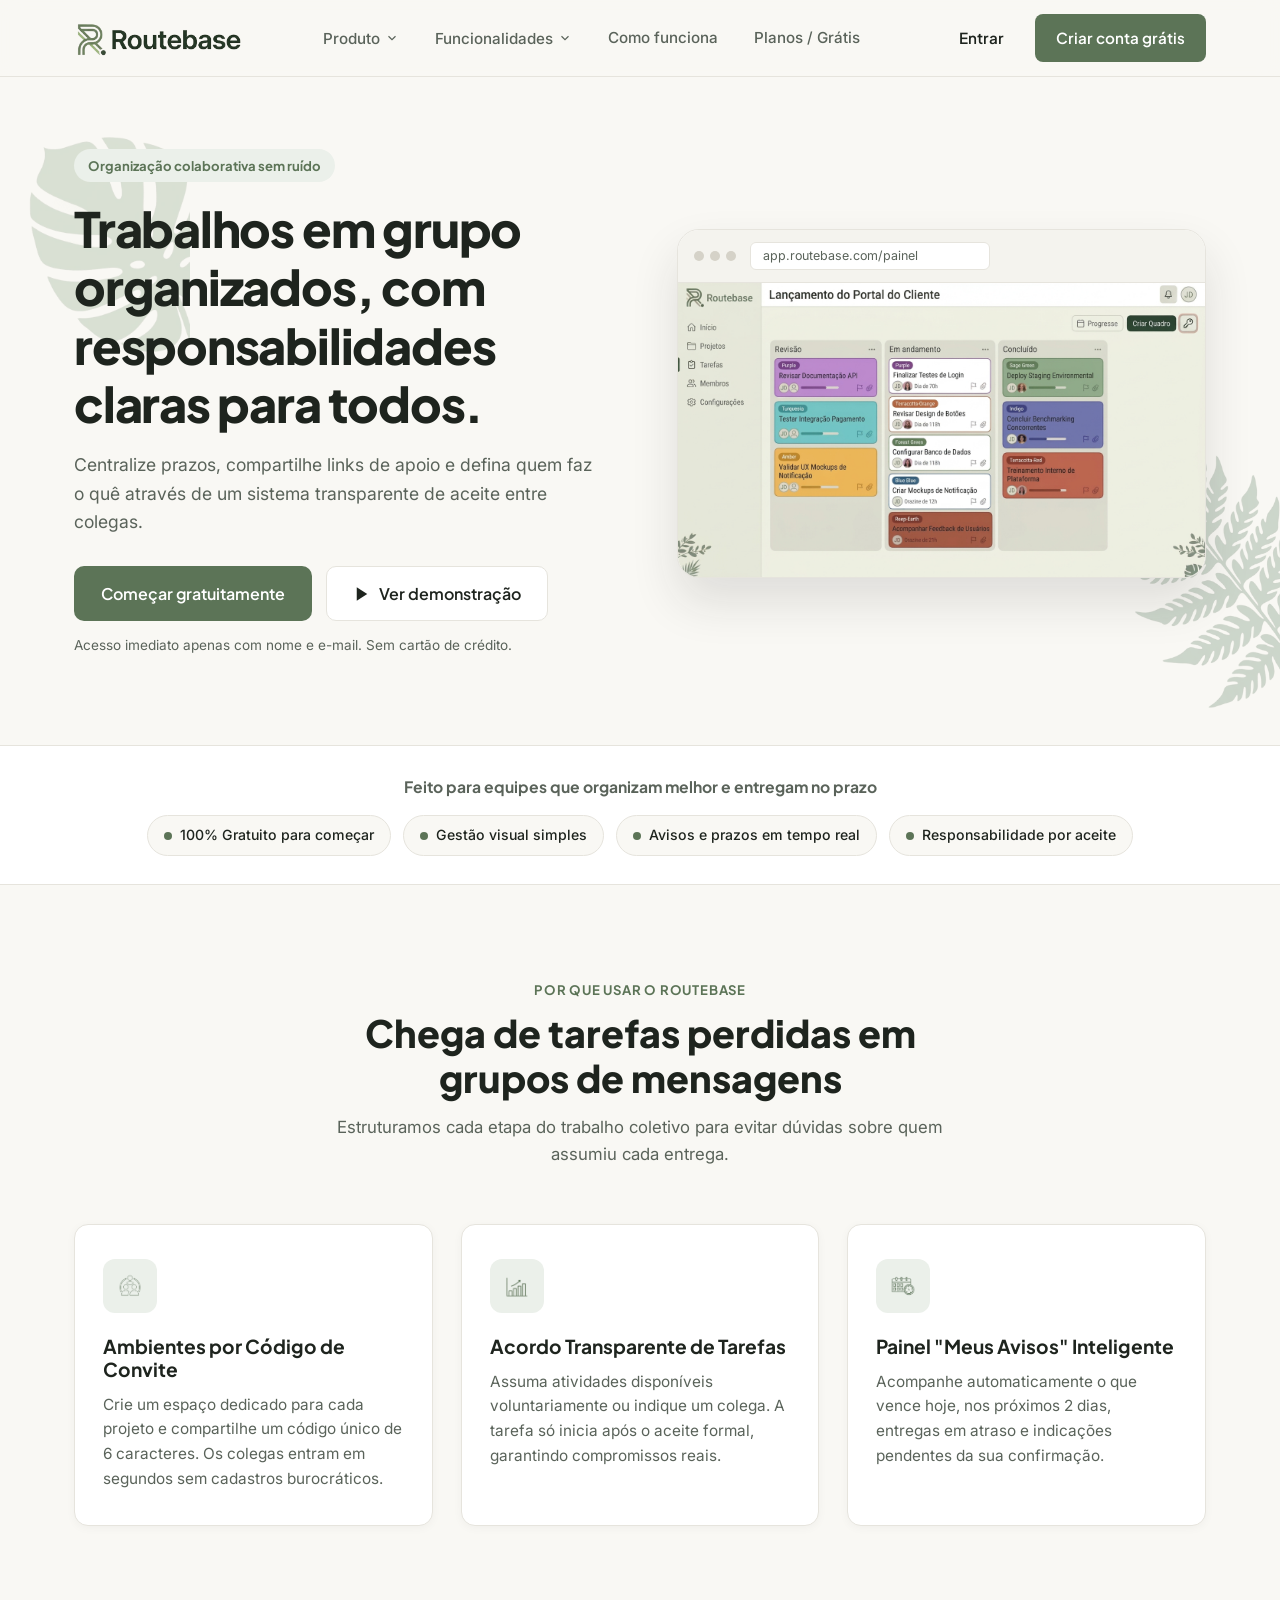
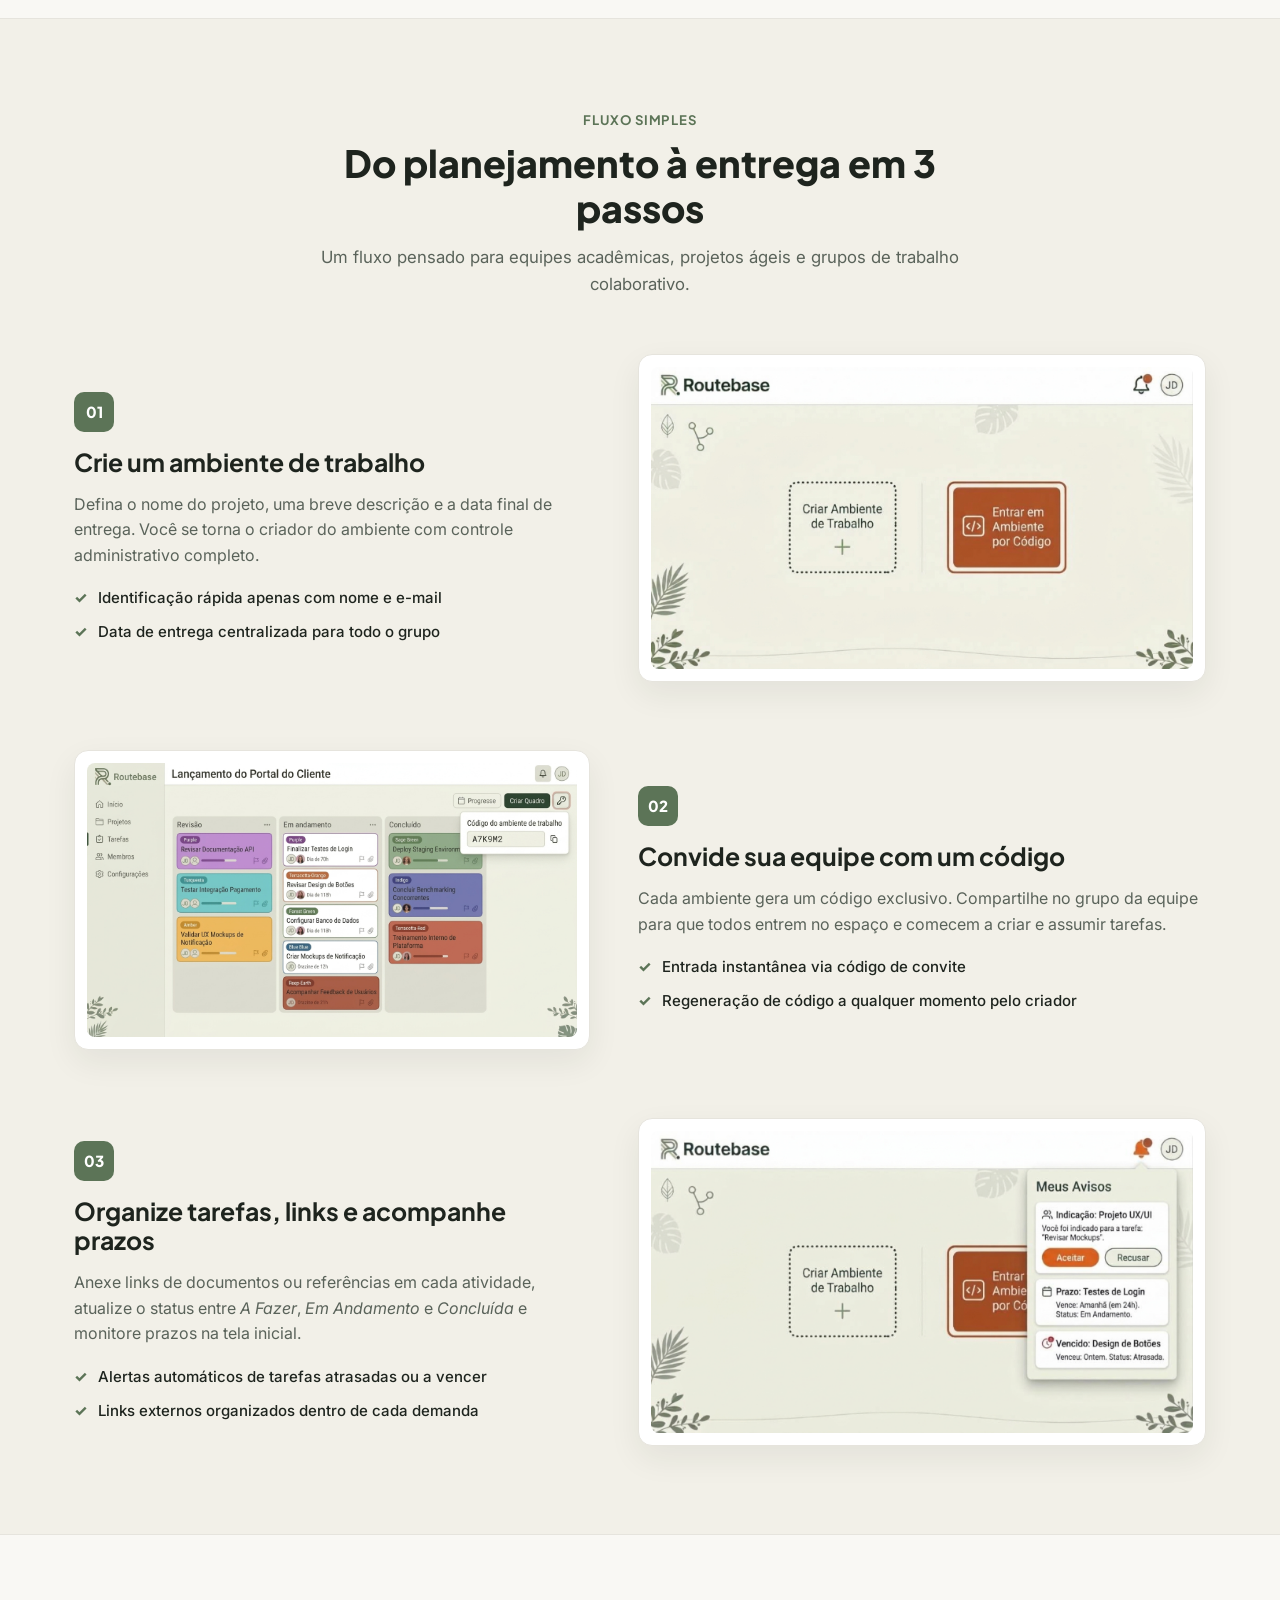
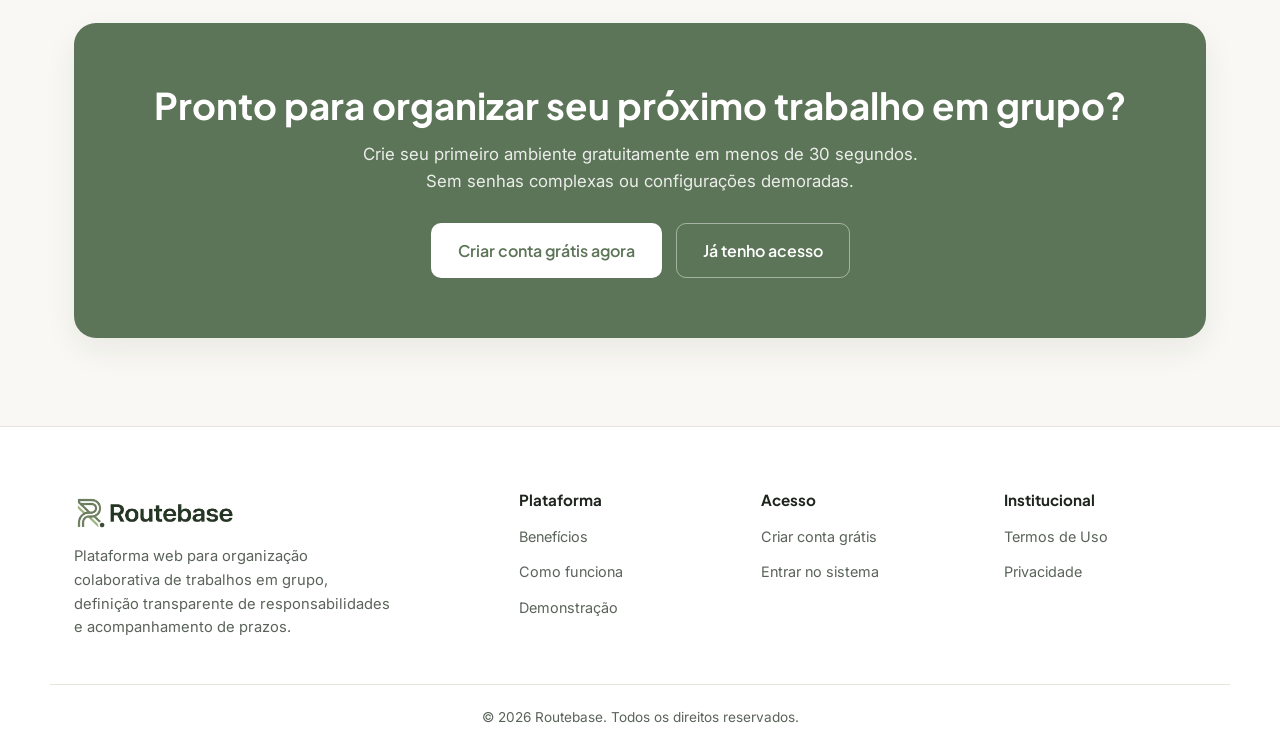
<file: index.html>
<!DOCTYPE html>
<html lang="pt-BR">
<head>
  <meta charset="UTF-8">
  <meta name="viewport" content="width=device-width, initial-scale=1.0">
  <title>Routebase — Gestão Colaborativa de Trabalhos em Grupo</title>
  <!-- Fontes Google: Plus Jakarta Sans e Inter -->
  <link rel="preconnect" href="https://fonts.googleapis.com">
  <link rel="preconnect" href="https://fonts.gstatic.com" crossorigin>
  <link href="https://fonts.googleapis.com/css2?family=Inter:wght@400;500;600&family=Plus+Jakarta+Sans:wght@600;700;800&display=swap" rel="stylesheet">
  <link rel="stylesheet" href="estilos/style.css">
  <link rel="icon" href="assets/icons/icone_logo.jpg" type="image/jpg">
</head>
<body>

  <!-- ================= 1. CABEÇALHO (NAVBAR) ================= -->
  <header class="navbar" id="navbar">
    <div class="container navbar-container">
      <!-- Esquerda: Logo -->
      <a href="#" class="brand">
        <img src="assets/images/logo.png" alt="Logo Routebase" class="brand-logo">
      </a>

      <!-- Centro: Links com Dropdowns -->
      <nav class="nav-menu" id="navMenu" aria-label="Navegação Principal">
        <ul class="nav-list">
          <li class="nav-item has-dropdown">
            <button class="nav-link dropdown-toggle" aria-expanded="false">
              Produto
              <svg class="chevron" width="14" height="14" viewBox="0 0 24 24" fill="none" stroke="currentColor" stroke-width="2"><polyline points="6 9 12 15 18 9"></polyline></svg>
            </button>
            <div class="dropdown-menu">
              <a href="#pilares" class="dropdown-item">
                <strong>Ambientes por Código</strong>
                <span>Crie salas exclusivas para cada projeto da equipe.</span>
              </a>
              <a href="#pilares" class="dropdown-item">
                <strong>Painel Meus Avisos</strong>
                <span>Centralize prazos do dia, atrasos e indicações.</span>
              </a>
              <a href="#como-funciona" class="dropdown-item">
                <strong>Materiais Integrados</strong>
                <span>Anexe links externos diretamente em cada tarefa.</span>
              </a>
            </div>
          </li>

          <li class="nav-item has-dropdown">
            <button class="nav-link dropdown-toggle" aria-expanded="false">
              Funcionalidades
              <svg class="chevron" width="14" height="14" viewBox="0 0 24 24" fill="none" stroke="currentColor" stroke-width="2"><polyline points="6 9 12 15 18 9"></polyline></svg>
            </button>
            <div class="dropdown-menu">
              <a href="#pilares" class="dropdown-item">
                <strong>Indicação com Aceite</strong>
                <span>Compromissos claros sem tarefas impostas.</span>
              </a>
              <a href="#como-funciona" class="dropdown-item">
                <strong>Controle de Andamento</strong>
                <span>Acompanhe etapas: A Fazer, Em Andamento e Concluída.</span>
              </a>
            </div>
          </li>

          <li class="nav-item">
            <a href="#como-funciona" class="nav-link">Como funciona</a>
          </li>

          <li class="nav-item">
            <a href="#cta-final" class="nav-link">Planos / Grátis</a>
          </li>
        </ul>

        <!-- Ações Mobile (Visível apenas em telas menores) -->
        <div class="mobile-actions">
          <a href="pages/login.html" class="btn btn-ghost">Entrar</a>
          <a href="pages/cadastro.html" class="btn btn-primary">Criar conta grátis</a>
        </div>
      </nav>

      <!-- Direita: Ações Desktop -->
      <div class="nav-actions">
        <a href="pages/login.html" class="btn btn-ghost">Entrar</a>
        <a href="pages/cadastro.html" class="btn btn-primary">Criar conta grátis</a>
      </div>

      <!-- Botão Hambúrguer Mobile -->
      <button class="hamburger" id="hamburgerBtn" aria-label="Abrir menu" aria-expanded="false">
        <span></span>
        <span></span>
        <span></span>
      </button>
    </div>
  </header>

  <main>
    <!-- ================= 2. SEÇÃO HERO ================= -->
    <section class="hero">
      <!-- Ilustrações orgânicas decorativas nos cantos -->
      <img src="assets/images/folha_ilustracao.png" alt="" aria-hidden="true" class="decor-leaf decor-top-left">
      <img src="assets/images/samambaia_ilustracao.png" alt="" aria-hidden="true" class="decor-leaf decor-bottom-right">

      <div class="container hero-grid">
        <!-- Coluna Esquerda -->
        <div class="hero-content">
          <span class="badge-organic">Organização colaborativa sem ruído</span>
          <h1 class="hero-title">Trabalhos em grupo organizados, com responsabilidades claras para todos.</h1>
          <p class="hero-subtitle">
            Centralize prazos, compartilhe links de apoio e defina quem faz o quê através de um sistema transparente de aceite entre colegas.
          </p>
          <div class="hero-cta-group">
            <a href="pages/cadastro.html" class="btn btn-primary btn-lg">
              Começar gratuitamente
            </a>
            <button type="button" class="btn btn-outline btn-lg open-modal" data-modal="demoModal">
              <svg width="18" height="18" viewBox="0 0 24 24" fill="currentColor"><polygon points="5 3 19 12 5 21 5 3"></polygon></svg>
              Ver demonstração
            </button>
          </div>
          <p class="hero-note">Acesso imediato apenas com nome e e-mail. Sem cartão de crédito.</p>
        </div>

        <!-- Coluna Direita: Moldura do painel real -->
        <div class="hero-visual">
          <div class="window-frame">
            <div class="window-header">
              <div class="window-dots">
                <span></span><span></span><span></span>
              </div>
              <div class="window-url">app.routebase.com/painel</div>
            </div>
            <div class="window-body">
              <img src="assets/images/painel_homepage.jpg" alt="Interface principal do painel Routebase exibindo ambientes e avisos" class="hero-screenshot">
            </div>
          </div>
        </div>
      </div>
    </section>

    <!-- ================= 3. FAIXA DE DESTAQUE DE VALOR ================= -->
    <section class="value-strip">
      <div class="container value-strip-inner">
        <p class="value-phrase">Feito para equipes que organizam melhor e entregam no prazo</p>
        <div class="value-badges">
          <div class="value-pill">
            <span class="pill-dot"></span>
            100% Gratuito para começar
          </div>
          <div class="value-pill">
            <span class="pill-dot"></span>
            Gestão visual simples
          </div>
          <div class="value-pill">
            <span class="pill-dot"></span>
            Avisos e prazos em tempo real
          </div>
          <div class="value-pill">
            <span class="pill-dot"></span>
            Responsabilidade por aceite
          </div>
        </div>
      </div>
    </section>

    <!-- ================= 4. SEÇÃO DE PILARES / BENEFÍCIOS ================= -->
    <section class="pillars-section" id="pilares">
      <div class="container">
        <div class="section-header">
          <span class="section-tag">Por que usar o Routebase</span>
          <h2 class="section-title">Chega de tarefas perdidas em grupos de mensagens</h2>
          <p class="section-subtitle">
            Estruturamos cada etapa do trabalho coletivo para evitar dúvidas sobre quem assumiu cada entrega.
          </p>
        </div>

        <div class="pillars-grid">
          <!-- Cartão 1 -->
          <article class="pillar-card">
            <div class="pillar-icon-wrap">
              <img src="assets/icons/equipe.png" alt="Ícone de Equipe Colaborativa" class="pillar-icon">
            </div>
            <h3>Ambientes por Código de Convite</h3>
            <p>
              Crie um espaço dedicado para cada projeto e compartilhe um código único de 6 caracteres. Os colegas entram em segundos sem cadastros burocráticos.
            </p>
          </article>

          <!-- Cartão 2 -->
          <article class="pillar-card">
            <div class="pillar-icon-wrap">
              <img src="assets/icons/produtividade.png" alt="Ícone de Fluxo e Produtividade" class="pillar-icon">
            </div>
            <h3>Acordo Transparente de Tarefas</h3>
            <p>
              Assuma atividades disponíveis voluntariamente ou indique um colega. A tarefa só inicia após o aceite formal, garantindo compromissos reais.
            </p>
          </article>

          <!-- Cartão 3 -->
          <article class="pillar-card">
            <div class="pillar-icon-wrap">
              <img src="assets/icons/prazo.png" alt="Ícone de Controle de Prazos" class="pillar-icon">
            </div>
            <h3>Painel "Meus Avisos" Inteligente</h3>
            <p>
              Acompanhe automaticamente o que vence hoje, nos próximos 2 dias, entregas em atraso e indicações pendentes da sua confirmação.
            </p>
          </article>
        </div>
      </div>
    </section>

    <!-- ================= 5. SEÇÃO "COMO FUNCIONA" ================= -->
    <section class="steps-section" id="como-funciona">
      <div class="container">
        <div class="section-header">
          <span class="section-tag">Fluxo Simples</span>
          <h2 class="section-title">Do planejamento à entrega em 3 passos</h2>
          <p class="section-subtitle">
            Um fluxo pensado para equipes acadêmicas, projetos ágeis e grupos de trabalho colaborativo.
          </p>
        </div>

        <div class="steps-wrapper">
          <!-- Passo 1 -->
          <div class="step-row">
            <div class="step-text">
              <span class="step-number">01</span>
              <h3>Crie um ambiente de trabalho</h3>
              <p>
                Defina o nome do projeto, uma breve descrição e a data final de entrega. Você se torna o criador do ambiente com controle administrativo completo.
              </p>
              <ul class="step-checklist">
                <li>Identificação rápida apenas com nome e e-mail</li>
                <li>Data de entrega centralizada para todo o grupo</li>
              </ul>
            </div>
            <div class="step-media">
              <div class="media-card">
                <img src="assets/images/area_ambiente_codigo.jpg" alt="Tela de criação e visualização de ambiente no Routebase">
              </div>
            </div>
          </div>

          <!-- Passo 2 -->
          <div class="step-row step-row-reverse">
            <div class="step-text">
              <span class="step-number">02</span>
              <h3>Convide sua equipe com um código</h3>
              <p>
                Cada ambiente gera um código exclusivo. Compartilhe no grupo da equipe para que todos entrem no espaço e comecem a criar e assumir tarefas.
              </p>
              <ul class="step-checklist">
                <li>Entrada instantânea via código de convite</li>
                <li>Regeneração de código a qualquer momento pelo criador</li>
              </ul>
            </div>
            <div class="step-media">
              <div class="media-card">
                <img src="assets/images/codigo_ambiente.jpg" alt="Compartilhamento de código de convite do ambiente">
              </div>
            </div>
          </div>

          <!-- Passo 3 -->
          <div class="step-row">
            <div class="step-text">
              <span class="step-number">03</span>
              <h3>Organize tarefas, links e acompanhe prazos</h3>
              <p>
                Anexe links de documentos ou referências em cada atividade, atualize o status entre <em>A Fazer</em>, <em>Em Andamento</em> e <em>Concluída</em> e monitore prazos na tela inicial.
              </p>
              <ul class="step-checklist">
                <li>Alertas automáticos de tarefas atrasadas ou a vencer</li>
                <li>Links externos organizados dentro de cada demanda</li>
              </ul>
            </div>
            <div class="step-media">
              <div class="media-card">
                <img src="assets/images/area_avisos.jpg" alt="Área de avisos e monitoramento de prazos no Routebase">
              </div>
            </div>
          </div>
        </div>
      </div>
    </section>

    <!-- ================= 6. CHAMADA FINAL (CTA) ================= -->
    <section class="cta-section" id="cta-final">
      <div class="container">
        <div class="cta-box">
          <h2>Pronto para organizar seu próximo trabalho em grupo?</h2>
          <p>
            Crie seu primeiro ambiente gratuitamente em menos de 30 segundos. Sem senhas complexas ou configurações demoradas.
          </p>
          <div class="cta-buttons">
            <a href="pages/cadastro.html" class="btn btn-white btn-lg">
              Criar conta grátis agora
            </a>
            <a href="pages/login.html" class="btn btn-outline-light btn-lg">
              Já tenho acesso
            </a>
          </div>
        </div>
      </div>
    </section>
  </main>

  <!-- ================= RODAPÉ (FOOTER) ================= -->
  <footer class="footer">
    <div class="container footer-grid">
      <div class="footer-brand">
        <a href="#" class="brand">
          <img src="assets/images/logo.png" alt="Logo Routebase" class="brand-logo-footer">
        </a>
        <p class="footer-desc">
          Plataforma web para organização colaborativa de trabalhos em grupo, definição transparente de responsabilidades e acompanhamento de prazos.
        </p>
      </div>

      <div class="footer-links-group">
        <h4>Plataforma</h4>
        <ul>
          <li><a href="#pilares">Benefícios</a></li>
          <li><a href="#como-funciona">Como funciona</a></li>
          <li><a href="#" class="open-modal" data-modal="demoModal">Demonstração</a></li>
        </ul>
      </div>

      <div class="footer-links-group">
        <h4>Acesso</h4>
        <ul>
          <li><a href="pages/cadastro.html">Criar conta grátis</a></li>
          <li><a href="pages/login.html">Entrar no sistema</a></li>
        </ul>
      </div>

      <div class="footer-links-group">
        <h4>Institucional</h4>
        <ul>
          <li><a href="#cta-final">Termos de Uso</a></li>
          <li><a href="#cta-final">Privacidade</a></li>
        </ul>
      </div>
    </div>

    <div class="container footer-bottom">
      <p>&copy; 2026 Routebase. Todos os direitos reservados.</p>
    </div>
  </footer>

  <!-- ================= 7. MODAIS INTERATIVOS ================= -->

  <!-- MODAL 1: CRIAR CONTA GRÁTIS -->
  <div class="modal-overlay" id="registerModal" aria-hidden="true" role="dialog" aria-labelledby="registerTitle">
    <div class="modal-card">
      <button type="button" class="modal-close" aria-label="Fechar janela">&times;</button>
      <div class="modal-header">
        <img src="assets/images/logo.png" alt="Routebase" class="modal-logo">
        <h3 id="registerTitle">Criar conta gratuita</h3>
        <p>Identificação simplificada: informe seu nome e e-mail para começar.</p>
      </div>

      <form id="registerForm" class="modal-form" novalidate>
        <div class="form-group">
          <label for="regNome">Nome completo</label>
          <input type="text" id="regNome" name="nome" placeholder="Ex: Ana Beatriz Silva" required>
          <small class="error-msg" id="regNomeError"></small>
        </div>

        <div class="form-group">
          <label for="regEmail">E-mail</label>
          <input type="email" id="regEmail" name="email" placeholder="ana@exemplo.com" required>
          <small class="error-msg" id="regEmailError"></small>
        </div>

        <div class="form-feedback" id="registerFeedback"></div>

        <button type="submit" class="btn btn-primary btn-block">Criar conta e acessar</button>
      </form>

      <div class="modal-footer-switch">
        Já possui cadastro?
        <a href="pages/login.html" class="link-switch">Entrar agora</a>
      </div>
    </div>
  </div>

  <!-- MODAL 2: ENTRAR / LOGIN -->
  <div class="modal-overlay" id="loginModal" aria-hidden="true" role="dialog" aria-labelledby="loginTitle">
    <div class="modal-card">
      <button type="button" class="modal-close" aria-label="Fechar janela">&times;</button>
      <div class="modal-header">
        <img src="assets/images/logo.png" alt="Routebase" class="modal-logo">
        <h3 id="loginTitle">Entrar no Routebase</h3>
        <p>Informe seu nome e e-mail cadastrados para recuperar seus ambientes e avisos.</p>
      </div>

      <form id="loginForm" class="modal-form" novalidate>
        <div class="form-group">
          <label for="loginNome">Seu nome</label>
          <input type="text" id="loginNome" name="nome" placeholder="Seu nome cadastrado" required>
          <small class="error-msg" id="loginNomeError"></small>
        </div>

        <div class="form-group">
          <label for="loginEmail">Seu e-mail</label>
          <input type="email" id="loginEmail" name="email" placeholder="voce@exemplo.com" required>
          <small class="error-msg" id="loginEmailError"></small>
        </div>

        <div class="form-feedback" id="loginFeedback"></div>

        <button type="submit" class="btn btn-primary btn-block">Acessar meus ambientes</button>
      </form>

      <div class="modal-footer-switch">
        Ainda não tem conta?
        <a href="pages/cadastro.html" class="link-switch">Criar conta grátis</a>
      </div>
    </div>
  </div>

  <!-- MODAL 3: DEMONSTRAÇÃO INTERATIVA -->
  <div class="modal-overlay" id="demoModal" aria-hidden="true" role="dialog" aria-labelledby="demoTitle">
    <div class="modal-card modal-card-lg">
      <button type="button" class="modal-close" aria-label="Fechar demonstração">&times;</button>
      <div class="modal-header">
        <span class="badge-organic">Visão Geral da Plataforma</span>
        <h3 id="demoTitle">Como o Routebase organiza sua equipe</h3>
        <p>Veja o painel unificado de tarefas, indicações pendentes e prazos.</p>
      </div>

      <div class="demo-preview-box">
        <img src="assets/images/painel_homepage.jpg" alt="Demonstração do painel do Routebase">
        <div class="demo-highlights">
          <div class="demo-item">
            <strong>1. Aceite de Tarefas</strong>
            <span>Ninguém recebe tarefas sem concordar antes.</span>
          </div>
          <div class="demo-item">
            <strong>2. Código de Convite</strong>
            <span>Compartilhe o código e reúna o grupo na hora.</span>
          </div>
          <div class="demo-item">
            <strong>3. Meus Avisos</strong>
            <span>Alertas automáticos de vencimento e atrasos.</span>
          </div>
        </div>
      </div>

      <div class="demo-actions">
        <a href="pages/cadastro.html" class="btn btn-primary">Testar gratuitamente agora</a>
      </div>
    </div>
  </div>

  <script src="javascript/script.js"></script>
</body>
</html>
</file>
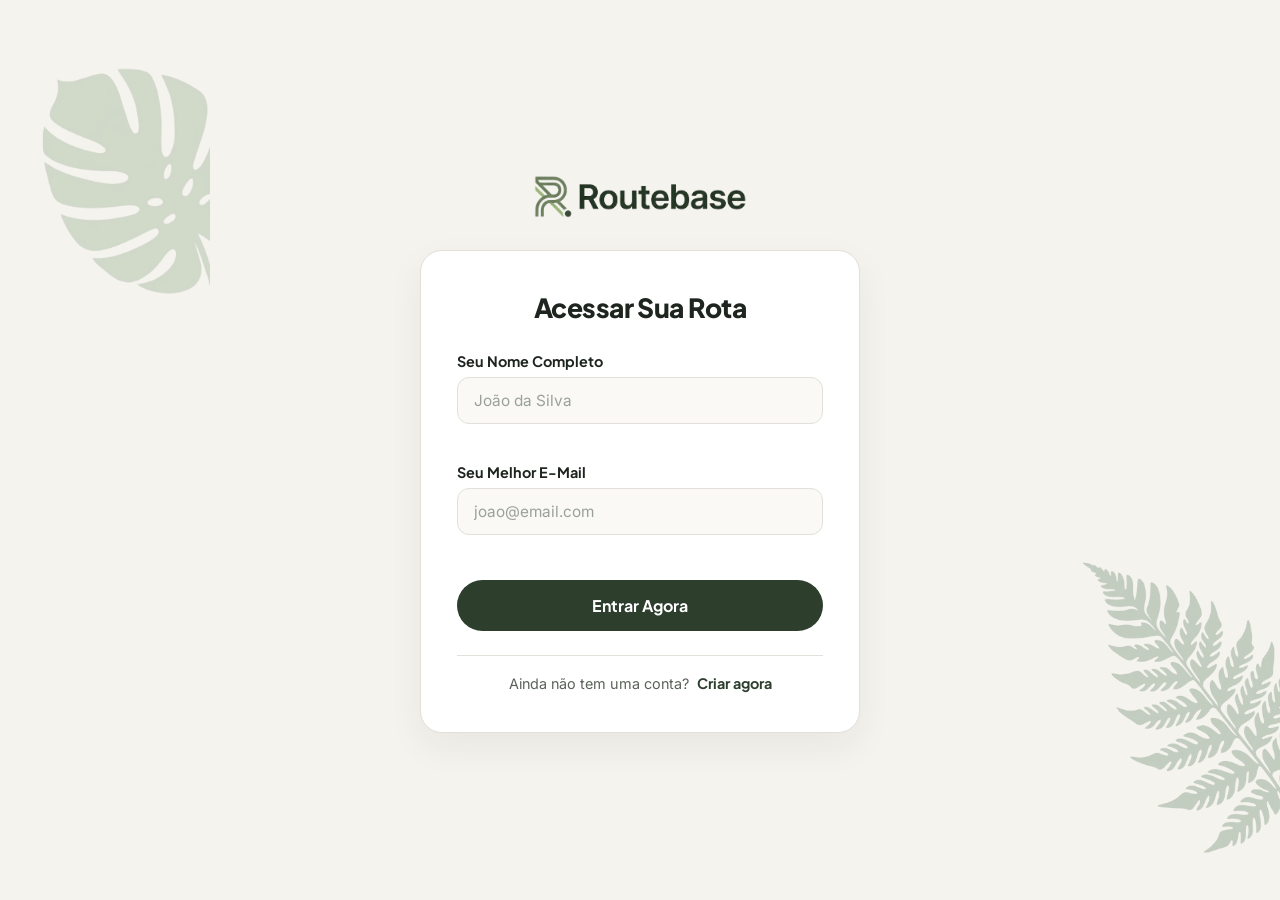
<file: pages/ambiente.html>
<!DOCTYPE html>
<html lang="pt-BR">
<head>
  <meta charset="UTF-8">
  <meta name="viewport" content="width=device-width, initial-scale=1.0">
  <title>Ambiente de Trabalho — Routebase</title>
  <!-- Fontes Google: Plus Jakarta Sans e Inter -->
  <link rel="preconnect" href="https://fonts.googleapis.com">
  <link rel="preconnect" href="https://fonts.gstatic.com" crossorigin>
  <link href="https://fonts.googleapis.com/css2?family=Inter:wght@400;500;600;700&family=Plus+Jakarta+Sans:wght@600;700;800&display=swap" rel="stylesheet">
  <!-- CSS da Página -->
  <link rel="stylesheet" href="../estilos/ambiente.css">
  <link rel="icon" href="../assets/icons/icone_logo.jpg" type="image/jpg">
</head>
<body>

  <!-- Ilustração orgânica decorativa no canto inferior direito -->
  <img src="../assets/images/samambaia_ilustracao.png" alt="" aria-hidden="true" class="decor-leaf decor-bottom-right">

  <div class="app-shell">
    <!-- ================= BARRA LATERAL ESQUERDA (SIDEBAR) ================= -->
    <aside class="sidebar" id="appSidebar" aria-label="Navegação do Ambiente">
      <div class="sidebar-top">
        <a href="inicio.html" class="sidebar-brand" aria-label="Voltar ao Início Routebase">
          <img src="../assets/images/logo.png" alt="Logo Routebase" class="sidebar-logo">
          
        </a>

        <nav class="sidebar-nav">
          <a href="inicio.html" class="nav-item">
            <svg width="19" height="19" viewBox="0 0 24 24" fill="none" stroke="currentColor" stroke-width="2" stroke-linecap="round" stroke-linejoin="round">
              <path d="M3 9l9-7 9 7v11a2 2 0 0 1-2 2H5a2 2 0 0 1-2-2z"></path>
              <polyline points="9 22 9 12 15 12 15 22"></polyline>
            </svg>
            <span>Início</span>
          </a>

          <button type="button" class="nav-item" data-view="projetos">
            <svg width="19" height="19" viewBox="0 0 24 24" fill="none" stroke="currentColor" stroke-width="2" stroke-linecap="round" stroke-linejoin="round">
              <path d="M22 19a2 2 0 0 1-2 2H4a2 2 0 0 1-2-2V5a2 2 0 0 1 2-2h5l2 3h9a2 2 0 0 1 2 2z"></path>
            </svg>
            <span>Projetos</span>
          </button>

          <button type="button" class="nav-item active" data-view="tarefas">
            <svg width="19" height="19" viewBox="0 0 24 24" fill="none" stroke="currentColor" stroke-width="2" stroke-linecap="round" stroke-linejoin="round">
              <rect x="3" y="3" width="7" height="7" rx="1"></rect>
              <rect x="14" y="3" width="7" height="7" rx="1"></rect>
              <rect x="14" y="14" width="7" height="7" rx="1"></rect>
              <rect x="3" y="14" width="7" height="7" rx="1"></rect>
            </svg>
            <span>Tarefas</span>
          </button>

          <button type="button" class="nav-item" data-view="membros">
            <svg width="19" height="19" viewBox="0 0 24 24" fill="none" stroke="currentColor" stroke-width="2" stroke-linecap="round" stroke-linejoin="round">
              <path d="M17 21v-2a4 4 0 0 0-4-4H5a4 4 0 0 0-4 4v2"></path>
              <circle cx="9" cy="7" r="4"></circle>
              <path d="M23 21v-2a4 4 0 0 0-3-3.87"></path>
              <path d="M16 3.13a4 4 0 0 1 0 7.75"></path>
            </svg>
            <span>Membros</span>
          </button>

          <button type="button" class="nav-item" data-view="configuracoes">
            <svg width="19" height="19" viewBox="0 0 24 24" fill="none" stroke="currentColor" stroke-width="2" stroke-linecap="round" stroke-linejoin="round">
              <circle cx="12" cy="12" r="3"></circle>
              <path d="M19.4 15a1.65 1.65 0 0 0 .33 1.82l.06.06a2 2 0 0 1-2.83 2.83l-.06-.06a1.65 1.65 0 0 0-1.82-.33 1.65 1.65 0 0 0-1 1.51V21a2 2 0 0 1-4 0v-.09A1.65 1.65 0 0 0 9 19.4a1.65 1.65 0 0 0-1.82.33l-.06.06a2 2 0 0 1-2.83-2.83l.06-.06a1.65 1.65 0 0 0 .33-1.82 1.65 1.65 0 0 0-1.51-1H3a2 2 0 0 1 0-4h.09A1.65 1.65 0 0 0 4.6 9a1.65 1.65 0 0 0-.33-1.82l-.06-.06a2 2 0 0 1 2.83-2.83l.06.06a1.65 1.65 0 0 0 1.82.33H9a1.65 1.65 0 0 0 1-1.51V3a2 2 0 0 1 4 0v.09a1.65 1.65 0 0 0 1 1.51 1.65 1.65 0 0 0 1.82-.33l.06-.06a2 2 0 0 1 2.83 2.83l-.06.06a1.65 1.65 0 0 0-.33 1.82V9a1.65 1.65 0 0 0 1.51 1H21a2 2 0 0 1 0 4h-.09a1.65 1.65 0 0 0-1.51 1z"></path>
            </svg>
            <span>Configurações</span>
          </button>
        </nav>
      </div>

      <!-- Ilustração de folha no canto inferior esquerdo da Sidebar -->
      <img src="../assets/images/folha_ilustracao.png" alt="" aria-hidden="true" class="sidebar-leaf-decor">
    </aside>

    <!-- ================= ÁREA DIREITA (TOPBAR + SUBHEADER + KANBAN) ================= -->
    <div class="workspace-main">
      <!-- TOPBAR SUPERIOR -->
      <header class="topbar">
        <div class="topbar-left">
          <button type="button" class="mobile-menu-btn" id="toggleSidebarBtn" aria-label="Abrir menu lateral">
            <svg width="22" height="22" viewBox="0 0 24 24" fill="none" stroke="currentColor" stroke-width="2">
              <line x1="3" y1="6" x2="21" y2="6"></line>
              <line x1="3" y1="12" x2="21" y2="12"></line>
              <line x1="3" y1="18" x2="21" y2="18"></line>
            </svg>
          </button>
          <h1 class="env-header-title" id="ambienteTitulo">Carregando ambiente...</h1>
        </div>

        <!-- Direita: Sino de Notificações + Avatar com Popover de Perfil -->
        <div class="topbar-actions">
          <!-- Popover de Notificações -->
          <div class="popover-wrapper" id="notificationsWrapper">
            <button
              type="button"
              class="icon-btn-bell"
              id="openNotificationsBtn"
              aria-expanded="false"
              aria-controls="notificationsPopover"
              aria-label="Abrir Notificações"
              title="Notificações"
            >
              <svg width="21" height="21" viewBox="0 0 24 24" fill="none" stroke="currentColor" stroke-width="2" stroke-linecap="round" stroke-linejoin="round">
                <path d="M18 8A6 6 0 0 0 6 8c0 7-3 9-3 9h18s-3-2-3-9"></path>
                <path d="M13.73 21a2 2 0 0 1-3.46 0"></path>
              </svg>
              <span class="bell-badge" id="bellBadge" hidden></span>
            </button>

            <div class="header-popover notifications-popover" id="notificationsPopover" role="dialog" aria-label="Notificações">
              <div class="popover-header">
                <h3 class="popover-title">Notificações</h3>
                <span class="popover-badge-count" id="notifTotalBadge">0</span>
              </div>
              <div class="notifications-body" id="notificationsBody">
                <div class="notifications-empty-state">
                  <div class="empty-bell-circle" aria-hidden="true">
                    <svg width="24" height="24" viewBox="0 0 24 24" fill="none" stroke="currentColor" stroke-width="1.8" stroke-linecap="round" stroke-linejoin="round">
                      <path d="M18 8A6 6 0 0 0 6 8c0 7-3 9-3 9h18s-3-2-3-9"></path>
                      <path d="M13.73 21a2 2 0 0 1-3.46 0"></path>
                      <line x1="2" y1="2" x2="22" y2="22"></line>
                    </svg>
                  </div>
                  <p class="notifications-empty-text">Suas notificações vão aparecer aqui</p>
                </div>
              </div>
            </div>
          </div>

          <!-- Popover de Perfil do Usuário -->
          <div class="popover-wrapper" id="profileWrapper">
            <button
              type="button"
              class="avatar-circle"
              id="userAvatarBtn"
              aria-expanded="false"
              aria-controls="profilePopover"
              aria-label="Menu do usuário"
              title="Conta"
            >
              <img id="headerAvatarImg" class="avatar-img" alt="Foto de perfil" hidden>
              <span id="userInitials">--</span>
            </button>

            <div class="header-popover profile-popover" id="profilePopover" role="dialog" aria-label="Perfil do usuário">
              <div class="profile-avatar-section">
                <div class="profile-avatar-wrap">
                  <div class="profile-avatar-large">
                    <img id="dropdownAvatarImg" class="avatar-img" alt="Foto de perfil" hidden>
                    <span id="dropdownUserInitials">--</span>
                  </div>
                  <button type="button" class="btn-edit-avatar" id="triggerPhotoUploadBtn" title="Alterar foto de perfil" aria-label="Alterar foto de perfil">
                    <svg width="13" height="13" viewBox="0 0 24 24" fill="none" stroke="currentColor" stroke-width="2.4" stroke-linecap="round" stroke-linejoin="round">
                      <path d="M17 3a2.828 2.828 0 1 1 4 4L7.5 20.5 2 22l1.5-5.5L17 3z"></path>
                    </svg>
                  </button>
                </div>
                <input type="file" id="profilePhotoInput" accept="image/*" hidden>
              </div>

              <div class="user-dropdown-info">
                <strong id="dropdownUserName">Usuário</strong>
                <span id="dropdownUserEmail">usuario@email.com</span>
                <div class="user-env-counter" id="dropdownEnvCount">0 ambientes</div>
              </div>

              <div class="user-dropdown-divider"></div>

              <button type="button" class="user-dropdown-logout" id="logoutBtn">
                <svg width="16" height="16" viewBox="0 0 24 24" fill="none" stroke="currentColor" stroke-width="2" stroke-linecap="round" stroke-linejoin="round">
                  <path d="M9 21H5a2 2 0 0 1-2-2V5a2 2 0 0 1 2-2h4"></path>
                  <polyline points="16 17 21 12 16 7"></polyline>
                  <line x1="21" y1="12" x2="9" y2="12"></line>
                </svg>
                Sair da conta
              </button>
            </div>
          </div>
        </div>
      </header>

      <!-- SUBHEADER / BARRA DE FERRAMENTAS DO QUADRO -->
      <section class="board-toolbar" aria-label="Controles do Quadro">
        <div class="board-meta-left">
          <span class="env-deadline-pill" id="ambientePrazoBadge">Prazo: Sem data definida</span>
          <div class="toolbar-members-group" id="toolbarMembersAvatars" aria-label="Integrantes da sala"></div>
        </div>

        <div class="board-tools-right">
          <!-- Indicador / Botão Progresso -->
          <div class="progress-pill" id="progressIndicator" title="Percentual de tarefas concluídas">
            <span class="progress-label">Progresso</span>
            <div class="progress-mini-track">
              <div class="progress-mini-fill" id="progressBarFill" style="width: 0%;"></div>
            </div>
            <strong class="progress-percent" id="progressPercentText">0%</strong>
          </div>

          <!-- Botão Verde-Musgo: Criar Tarefa -->
          <button type="button" class="btn-create-task" id="openCreateTaskModalBtn">
            <svg width="16" height="16" viewBox="0 0 24 24" fill="none" stroke="currentColor" stroke-width="2.5" stroke-linecap="round" stroke-linejoin="round">
              <line x1="12" y1="5" x2="12" y2="19"></line>
              <line x1="5" y1="12" x2="19" y2="12"></line>
            </svg>
            <span>Criar Tarefa</span>
          </button>

          <!-- Botão Ícone de Chave: Código de Convite -->
          <button type="button" class="btn-key-code" id="openInviteCodeModalBtn" title="Código de Convite da Sala" aria-label="Ver código de convite">
            <svg width="18" height="18" viewBox="0 0 24 24" fill="none" stroke="currentColor" stroke-width="2.2" stroke-linecap="round" stroke-linejoin="round">
              <path d="M21 2l-2 2m-7.61 7.61a5.5 5.5 0 1 1-7.778 7.778 5.5 5.5 0 0 1 7.777-7.777zm0 0L15.5 7.5m0 0l3 3L22 7l-3-3m-3.5 3.5L19 4"></path>
            </svg>
          </button>
        </div>
      </section>

      <!-- ================= ÁREA PRINCIPAL: QUADRO KANBAN DE 3 COLUNAS ================= -->
      <main class="board-canvas">
        <!-- Estado de Carregamento -->
        <div class="board-loading" id="boardLoading">
          <div class="spinner"></div>
          <p>Carregando tarefas do ambiente...</p>
        </div>

        <!-- View 1: Quadro Kanban (Padrão) -->
        <div class="kanban-grid" id="kanbanView">
          <!-- COLUNA 1: A FAZER / REVISÃO -->
          <section class="kanban-column" data-status="A_FAZER">
            <header class="column-header">
              <div class="column-title-group">
                <h2>A Fazer / Revisão</h2>
                <span class="column-count" id="countAFazer">0</span>
              </div>
              <button type="button" class="column-add-btn" data-quick-status="A_FAZER" title="Nova tarefa em A Fazer">+</button>
            </header>
            <div class="column-cards-list" id="colAFazer" data-status="A_FAZER"></div>
          </section>

          <!-- COLUNA 2: EM ANDAMENTO -->
          <section class="kanban-column" data-status="EM_ANDAMENTO">
            <header class="column-header">
              <div class="column-title-group">
                <h2>Em andamento</h2>
                <span class="column-count" id="countEmAndamento">0</span>
              </div>
              <button type="button" class="column-add-btn" data-quick-status="EM_ANDAMENTO" title="Nova tarefa em Em Andamento">+</button>
            </header>
            <div class="column-cards-list" id="colEmAndamento" data-status="EM_ANDAMENTO"></div>
          </section>

          <!-- COLUNA 3: CONCLUÍDO -->
          <section class="kanban-column" data-status="CONCLUIDA">
            <header class="column-header">
              <div class="column-title-group">
                <h2>Concluído</h2>
                <span class="column-count" id="countConcluida">0</span>
              </div>
              <button type="button" class="column-add-btn" data-quick-status="CONCLUIDA" title="Nova tarefa em Concluído">+</button>
            </header>
            <div class="column-cards-list" id="colConcluida" data-status="CONCLUIDA"></div>
          </section>
        </div>

        <!-- View Auxiliar para abas Projetos / Membros / Configurações -->
        <section class="secondary-view" id="secondaryView" hidden></section>
      </main>
    </div>
  </div>

  <!-- ================= MODAL 1: CRIAR TAREFA ================= -->
  <div class="modal-overlay" id="createTaskModal" aria-hidden="true" role="dialog" aria-labelledby="createTaskTitle">
    <div class="modal-card modal-content">
      <button type="button" class="modal-close" data-close-modal aria-label="Fechar janela">&times;</button>

      <div class="modal-header">
        <span class="modal-tag">Nova Entrega</span>
        <h3 id="createTaskTitle">Criar Tarefa</h3>
        <p>Adicione uma atividade ao quadro e defina prazo, cor e responsável.</p>
      </div>

      <form id="createTaskForm" class="modal-form" novalidate>
        <div class="form-group">
          <label for="taskTituloInput">Título da Tarefa *</label>
          <input type="text" id="taskTituloInput" placeholder="Ex: Desenvolver Telas de Login" maxlength="120" required>
          <span class="field-error" id="taskTituloError"></span>
        </div>

        <div class="form-group">
          <label for="taskDescInput">Descrição <span class="label-opt">(opcional)</span></label>
          <textarea id="taskDescInput" rows="3" placeholder="Detalhes técnicos, critérios de aceite ou observações..."></textarea>
        </div>

        <div class="form-row-2">
          <div class="form-group">
            <label for="taskDataInput">Data Limite *</label>
            <input type="date" id="taskDataInput" required>
            <span class="field-error" id="taskDataError"></span>
          </div>

          <div class="form-group">
            <label for="taskStatusInput">Coluna Inicial</label>
            <select id="taskStatusInput">
              <option value="A_FAZER">A Fazer / Revisão</option>
              <option value="EM_ANDAMENTO">Em andamento</option>
              <option value="CONCLUIDA">Concluído</option>
            </select>
          </div>
        </div>

        <!-- Seletor Visual de Cor do Cartão -->
        <div class="form-group">
          <label>Cor do Cartão</label>
          <div class="color-swatches-row" id="taskColorSwatches">
            <button type="button" class="swatch-btn selected" data-color="indigo" style="background:#9EA6F0;" title="Índigo"></button>
            <button type="button" class="swatch-btn" data-color="teal" style="background:#56B5B0;" title="Turquesa"></button>
            <button type="button" class="swatch-btn" data-color="amber" style="background:#E0B83B;" title="Âmbar"></button>
            <button type="button" class="swatch-btn" data-color="sage" style="background:#85B77E;" title="Verde-Sálvia"></button>
            <button type="button" class="swatch-btn" data-color="terracotta" style="background:#D8844A;" title="Terracota"></button>
            <button type="button" class="swatch-btn" data-color="blue" style="background:#749EE8;" title="Azul"></button>
            <button type="button" class="swatch-btn" data-color="purple" style="background:#A68EEB;" title="Roxo"></button>
          </div>
        </div>

        <div class="form-row-2">
          <div class="form-group">
            <label for="taskResponsavelSelect">Responsável <span class="label-opt">(opcional)</span></label>
            <select id="taskResponsavelSelect">
              <option value="">Sem responsável</option>
            </select>
          </div>

          <div class="form-group">
            <label for="taskIndicadoSelect">Indicar Colega <span class="label-opt">(opcional)</span></label>
            <select id="taskIndicadoSelect">
              <option value="">Ninguém indicado</option>
            </select>
          </div>
        </div>

        <div class="alert-box" id="createTaskAlert" role="alert"></div>

        <button type="submit" class="btn-primary-pill" id="createTaskSubmitBtn">
          Criar Tarefa
        </button>
      </form>
    </div>
  </div>
  <!-- ================= MODAL 2: INDICAR COLEGA ================= -->
  <div class="modal-overlay" id="indicarModal" aria-hidden="true" role="dialog" aria-labelledby="indicarModalTitle">
    <div class="modal-card modal-sm">
      <button type="button" class="modal-close" data-close-modal aria-label="Fechar janela">&times;</button>

      <div class="modal-header">
        <span class="modal-tag tag-terracotta">Delegação</span>
        <h3 id="indicarModalTitle">Indicar Colega</h3>
        <p id="indicarTaskSubtitle">Informe o ID ou selecione um membro da equipe.</p>
      </div>

      <form id="indicarForm" class="modal-form" novalidate>
        <input type="hidden" id="indicarTarefaId">
        <div class="form-group">
          <label for="indicarUsuarioIdInput">ID do Colega (indicado_id) *</label>
          <input type="number" id="indicarUsuarioIdInput" min="1" placeholder="Digite o ID do usuário" required>
        </div>

        <div id="membrosRapidosLista" class="members-quick-chips"></div>

        <div class="alert-box" id="indicarAlert" role="alert"></div>

        <button type="submit" class="btn-terracotta-pill" id="indicarSubmitBtn">
          Enviar Indicação
        </button>
      </form>
    </div>
  </div>

  <!-- ================= MODAL 3: GERENCIAR LINKS DA TAREFA ================= -->
  <div class="modal-overlay" id="linksModal" aria-hidden="true" role="dialog" aria-labelledby="linksModalTitle">
    <div class="modal-card">
      <button type="button" class="modal-close" data-close-modal aria-label="Fechar janela">&times;</button>

      <div class="modal-header">
        <span class="modal-tag">Anexos e Referências</span>
        <h3 id="linksModalTitle">Links da Tarefa</h3>
        <p id="linksTaskSubtitle">Compartilhe documentos, repositórios ou protótipos.</p>
      </div>

      <form id="addLinkForm" class="modal-form" novalidate>
        <input type="hidden" id="linksTarefaId">
        <div class="form-group">
          <label for="linkTituloInput">Título do Link *</label>
          <input type="text" id="linkTituloInput" placeholder="Ex: Protótipo no Figma" required>
        </div>
        <div class="form-group">
          <label for="linkUrlInput">URL *</label>
          <input type="url" id="linkUrlInput" placeholder="https://..." required>
        </div>
        <div class="alert-box" id="linksAlert" role="alert"></div>
        <button type="submit" class="btn-primary-pill" id="addLinkSubmitBtn">Salvar Link</button>
      </form>

      <div class="links-list-divider"></div>
      <div class="task-links-container" id="taskLinksList">
        <p class="links-empty-msg">Nenhum link anexado ainda.</p>
      </div>
    </div>
  </div>

  <!-- ================= MODAL 4: CÓDIGO DE CONVITE (CHAVE) ================= -->
  <div class="modal-overlay" id="inviteCodeModal" aria-hidden="true" role="dialog" aria-labelledby="inviteModalTitle">
    <div class="modal-card modal-sm">
      <button type="button" class="modal-close" data-close-modal aria-label="Fechar janela">&times;</button>

      <div class="modal-header">
        <span class="modal-tag">Acesso da Equipe</span>
        <h3 id="inviteModalTitle">Código de Convite</h3>
        <p>Compartilhe este código de 6 dígitos para novos membros entrarem na sala.</p>
      </div>

      <div class="invite-code-box">
        <span class="invite-code-value" id="modalInviteCodeText">------</span>
        <button type="button" class="btn-copy-code" id="copyRoomCodeBtn">Copiar</button>
      </div>

      <div class="alert-box" id="inviteCodeAlert" role="alert" style="margin-bottom: 12px;"></div>

      <button type="button" class="btn-outline-pill" id="regenerateCodeBtn">
        Gerar Novo Código
      </button>
    </div>
  </div>

  <!-- Toast de Feedback -->
  <div class="toast-notification" id="toastNotification" role="status" aria-live="polite"></div>

  <script src="../javascript/ambiente.js"></script>
</body>
</html>
</file>
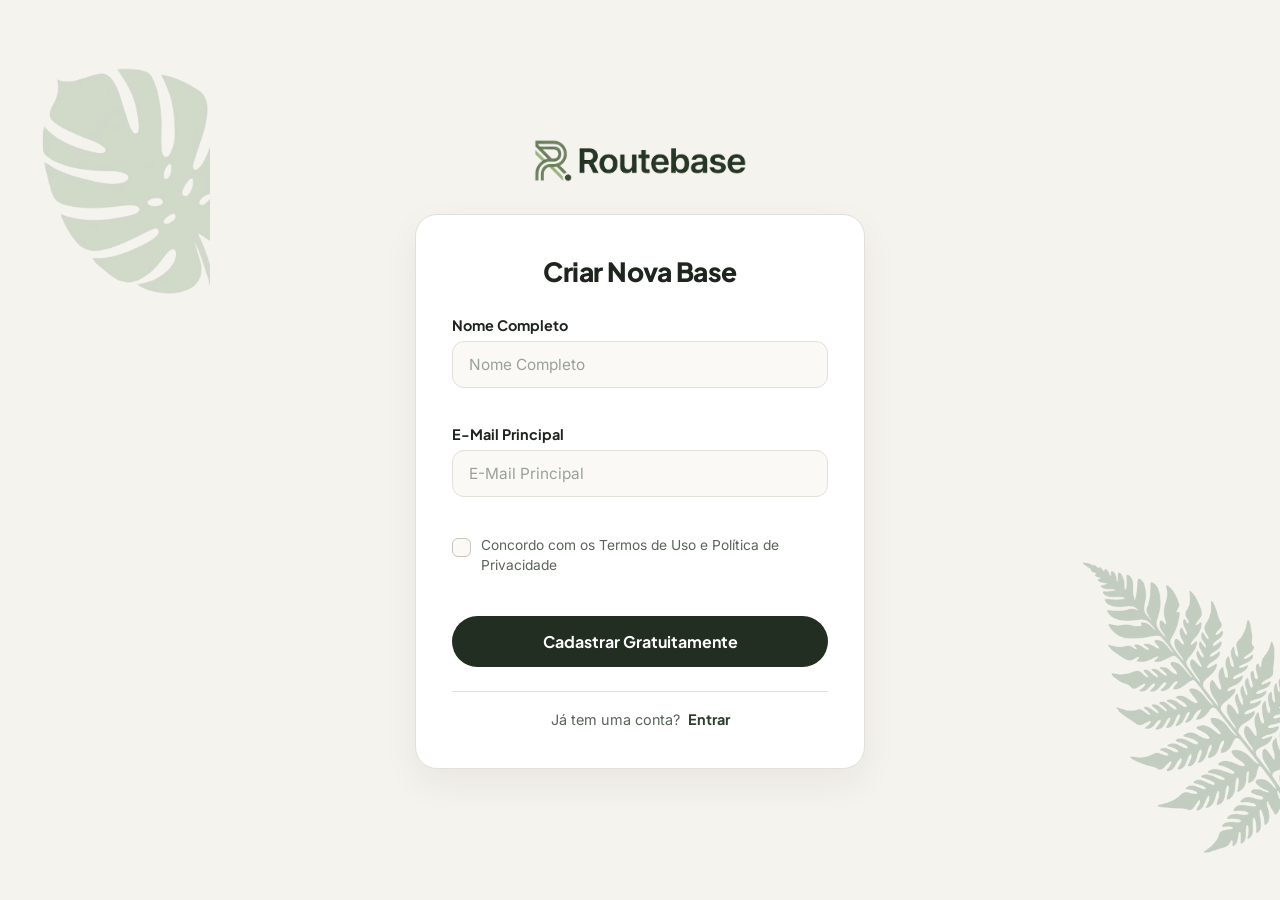
<file: pages/cadastro.html>
<!DOCTYPE html>
<html lang="pt-BR">
<head>
  <meta charset="UTF-8">
  <meta name="viewport" content="width=device-width, initial-scale=1.0">
  <title>Criar Conta — Routebase</title>
  <!-- Fontes Google: Plus Jakarta Sans e Inter -->
  <link rel="preconnect" href="https://fonts.googleapis.com">
  <link rel="preconnect" href="https://fonts.gstatic.com" crossorigin>
  <link href="https://fonts.googleapis.com/css2?family=Inter:wght@400;500;600&family=Plus+Jakarta+Sans:wght@600;700;800&display=swap" rel="stylesheet">
  <!-- Importação CSS com caminho relativo exato -->
  <link rel="stylesheet" href="../estilos/cadastro.css">
  <link rel="icon" href="../assets/icons/icone_logo.jpg" type="image/jpg">
</head>
<body>

  <!-- Ilustrações orgânicas decorativas nos cantos -->
  <img src="../assets/images/folha_ilustracao.png" alt="" aria-hidden="true" class="decor-leaf decor-top-left">
  <img src="../assets/images/samambaia_ilustracao.png" alt="" aria-hidden="true" class="decor-leaf decor-bottom-right">

  <main class="auth-wrapper">
    <!-- Cabeçalho Centralizado com Logo -->
    <header class="auth-header">
      <a href="../index.html" class="brand-link" aria-label="Voltar para a página inicial do Routebase">
        <img src="../assets/images/logo.png" alt="Logo Routebase" class="brand-logo">
        
      </a>
    </header>

    <!-- Cartão Central de Cadastro -->
    <section class="auth-card" aria-labelledby="registerHeading">
      <h1 id="registerHeading" class="card-title">Criar Nova Base</h1>

      <form id="registerForm" class="auth-form" novalidate>
        <!-- Campo 1: Nome Completo -->
        <div class="form-group">
          <label for="nomeInput">Nome Completo</label>
          <input
            type="text"
            id="nomeInput"
            name="nome"
            placeholder="Nome Completo"
            autocomplete="name"
            required
          >
          <span class="field-error" id="nomeError" aria-live="polite"></span>
        </div>

        <!-- Campo 2: E-Mail Principal -->
        <div class="form-group">
          <label for="emailInput">E-Mail Principal</label>
          <input
            type="email"
            id="emailInput"
            name="email"
            placeholder="E-Mail Principal"
            autocomplete="email"
            required
          >
          <span class="field-error" id="emailError" aria-live="polite"></span>
        </div>

        <!-- Checkbox Obrigatório de Termos -->
        <div class="checkbox-group">
          <label class="checkbox-label" for="termosCheckbox">
            <input type="checkbox" id="termosCheckbox" name="termos" required>
            <span class="custom-checkmark" aria-hidden="true"></span>
            <span class="checkbox-text">
              Concordo com os Termos de Uso e Política de Privacidade
            </span>
          </label>
          <span class="field-error" id="termosError" aria-live="polite"></span>
        </div>

        <!-- Alerta de Feedback (Erro, Duplicidade ou Sucesso) -->
        <div class="alert-box" id="alertBox" role="alert" aria-live="assertive"></div>

        <!-- Botão Principal em formato pílula (Terracota / Laranja queimado) -->
        <button type="submit" class="btn-submit" id="submitBtn">
          Cadastrar Gratuitamente
        </button>
      </form>

      <!-- Rodapé do Cartão -->
      <footer class="card-footer">
        <p>
          Já tem uma conta?
          <a href="login.html" class="login-link">Entrar</a>
        </p>
      </footer>
    </section>
  </main>

  <!-- Importação JS com caminho relativo exato -->
  <script src="../javascript/cadastro.js"></script>
</body>
</html>
</file>
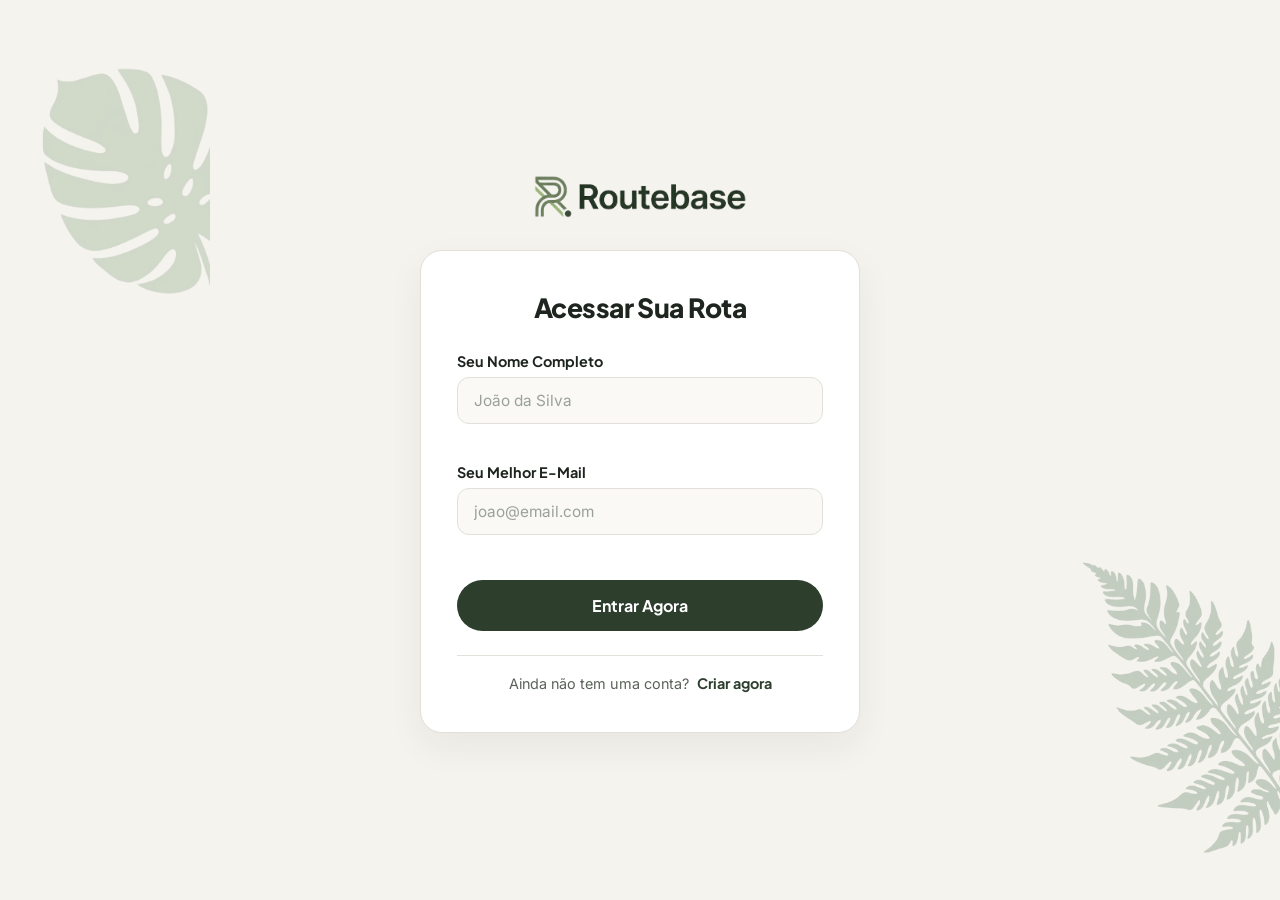
<file: pages/inicio.html>
<!DOCTYPE html>
<html lang="pt-BR">
<head>
  <meta charset="UTF-8">
  <meta name="viewport" content="width=device-width, initial-scale=1.0">
  <title>Início — Routebase</title>
  <!-- Fontes Google: Plus Jakarta Sans e Inter -->
  <link rel="preconnect" href="https://fonts.googleapis.com">
  <link rel="preconnect" href="https://fonts.gstatic.com" crossorigin>
  <link href="https://fonts.googleapis.com/css2?family=Inter:wght@400;500;600;700&family=Plus+Jakarta+Sans:wght@600;700;800&display=swap" rel="stylesheet">
  <!-- CSS da Página -->
  <link rel="stylesheet" href="../estilos/inicio.css">
  <link rel="icon" href="../assets/icons/icone_logo.jpg" type="image/jpg">
</head>
<body>

  <!-- Ilustrações orgânicas decorativas nos cantos -->
  <img src="../assets/images/folha_ilustracao.png" alt="" aria-hidden="true" class="decor-leaf decor-top-left">
  <img src="../assets/images/samambaia_ilustracao.png" alt="" aria-hidden="true" class="decor-leaf decor-bottom-right">

  <!-- ================= BARRA SUPERIOR (NAVBAR) ================= -->
  <header class="topbar">
    <div class="topbar-container">
      <!-- Esquerda: Logo -->
      <a href="inicio.html" class="brand-link" aria-label="Início Routebase">
        <img src="../assets/images/logo.png" alt="Logo Routebase" class="brand-logo">
      </a>

      <!-- Direita: Sino de Avisos + Avatar com Iniciais + Menu Usuário -->
      <div class="topbar-actions">
        <button type="button" class="icon-btn-bell" id="openAvisosBtn" aria-label="Abrir Meus Avisos" title="Meus Avisos">
          <svg width="22" height="22" viewBox="0 0 24 24" fill="none" stroke="currentColor" stroke-width="2" stroke-linecap="round" stroke-linejoin="round">
            <path d="M18 8A6 6 0 0 0 6 8c0 7-3 9-3 9h18s-3-2-3-9"></path>
            <path d="M13.73 21a2 2 0 0 1-3.46 0"></path>
          </svg>
          <span class="bell-badge" id="bellBadge" hidden></span>
        </button>

        <div class="user-menu-wrapper">
          <button type="button" class="avatar-circle" id="userAvatarBtn" aria-expanded="false" aria-label="Menu do usuário" title="Conta">
            <img id="headerAvatarImg" class="avatar-img" alt="Foto de perfil" hidden>
            <span id="userInitials">--</span>
          </button>

          <div class="user-dropdown" id="userDropdown">
            <!-- Avatar ampliado + Lapizinho para upload -->
            <div class="profile-avatar-section">
              <div class="profile-avatar-wrap">
                <div class="profile-avatar-large">
                  <img id="dropdownAvatarImg" class="avatar-img" alt="Foto de perfil" hidden>
                  <span id="dropdownUserInitials">--</span>
                </div>
                <button type="button" class="btn-edit-avatar" id="triggerPhotoUploadBtn" title="Alterar foto de perfil" aria-label="Alterar foto de perfil">
                  <svg width="13" height="13" viewBox="0 0 24 24" fill="none" stroke="currentColor" stroke-width="2.4" stroke-linecap="round" stroke-linejoin="round">
                    <path d="M17 3a2.828 2.828 0 1 1 4 4L7.5 20.5 2 22l1.5-5.5L17 3z"></path>
                  </svg>
                </button>
              </div>
              <input type="file" id="profilePhotoInput" accept="image/*" hidden>
            </div>

            <!-- Nome, E-mail e Quantidade de Ambientes -->
            <div class="user-dropdown-info">
              <strong id="dropdownUserName">Usuário</strong>
              <span id="dropdownUserEmail">usuario@email.com</span>
              <div class="user-env-counter" id="dropdownEnvCount">0 ambientes</div>
            </div>

            <div class="user-dropdown-divider"></div>

            <button type="button" class="user-dropdown-logout" id="logoutBtn">
              <svg width="16" height="16" viewBox="0 0 24 24" fill="none" stroke="currentColor" stroke-width="2" stroke-linecap="round" stroke-linejoin="round">
                <path d="M9 21H5a2 2 0 0 1-2-2V5a2 2 0 0 1 2-2h4"></path>
                <polyline points="16 17 21 12 16 7"></polyline>
                <line x1="21" y1="12" x2="9" y2="12"></line>
              </svg>
              Sair da conta
            </button>
          </div>
        </div>
      </div>
    </div>
  </header>

  <!-- ================= CONTEÚDO PRINCIPAL ================= -->
  <main class="main-content">
    <div class="container">

      <!-- Boas-vindas sutis -->
      <section class="welcome-strip">
        <p class="welcome-greeting">Olá, <span id="welcomeUserName">...</span></p>
        <h1 class="welcome-title">Suas rotas de trabalho</h1>
      </section>

      <!-- 2 CARTÕES PRINCIPAIS CENTRALIZADOS LADO A LADO -->
      <section class="hero-actions-section" aria-label="Ações principais de ambiente">
        <div class="action-cards-row">
          <!-- Cartão Esquerdo: Criar Ambiente de Trabalho -->
          <button type="button" class="action-card card-create" id="openCreateModalBtn">
            <span class="action-card-title">Criar Ambiente de Trabalho</span>
            <span class="action-card-icon-plus" aria-hidden="true">
              <svg width="46" height="46" viewBox="0 0 24 24" fill="none" stroke="currentColor" stroke-width="2.2" stroke-linecap="round" stroke-linejoin="round">
                <line x1="12" y1="5" x2="12" y2="19"></line>
                <line x1="5" y1="12" x2="19" y2="12"></line>
              </svg>
            </span>
          </button>

          <!-- Linha vertical sutil separadora -->
          <div class="cards-vertical-divider" aria-hidden="true"></div>

          <!-- Cartão Direito: Entrar em Ambiente por Código -->
          <button type="button" class="action-card card-join" id="openJoinModalBtn">
            <span class="action-card-title">Entrar em Ambiente por Código</span>
            <span class="action-card-icon-code" aria-hidden="true">
              <svg width="44" height="44" viewBox="0 0 24 24" fill="none" stroke="currentColor" stroke-width="2.2" stroke-linecap="round" stroke-linejoin="round">
                <polyline points="16 18 22 12 16 6"></polyline>
                <polyline points="8 6 2 12 8 18"></polyline>
                <line x1="14" y1="4" x2="10" y2="20"></line>
              </svg>
            </span>
          </button>
        </div>
      </section>

      <!-- SEÇÃO ABAIXO: MEUS AMBIENTES -->
      <section class="environments-section" aria-labelledby="envSectionTitle">
        <div class="env-section-header">
          <div>
            <h2 id="envSectionTitle" class="env-section-title">Meus Ambientes</h2>
            <p class="env-section-subtitle">Selecione uma sala para gerenciar tarefas, materiais e entregas.</p>
          </div>
          <span class="env-count-pill" id="envCountPill">0 salas</span>
        </div>

        <!-- Estado de Carregamento -->
        <div class="env-loading" id="envLoading">
          <div class="spinner"></div>
          <p>Carregando seus ambientes...</p>
        </div>

        <!-- Estado Vazio -->
        <div class="env-empty" id="envEmpty" hidden>
          <p class="env-empty-title">Você ainda não participa de nenhum ambiente.</p>
          <p class="env-empty-desc">Crie um novo ambiente de trabalho acima ou entre utilizando um código de convite da sua equipe.</p>
        </div>

        <!-- Grade de Ambientes -->
        <div class="env-grid" id="envGrid"></div>
      </section>

    </div>
  </main>

  <!-- ================= MODAL 1: CRIAR AMBIENTE DE TRABALHO ================= -->
  <div class="modal-overlay" id="createEnvModal" aria-hidden="true" role="dialog" aria-labelledby="createEnvTitle">
    <div class="modal-card">
      <button type="button" class="modal-close" data-close-modal aria-label="Fechar janela">&times;</button>

      <div class="modal-header">
        <span class="modal-tag">Novo Espaço</span>
        <h3 id="createEnvTitle">Criar Ambiente de Trabalho</h3>
        <p>Configure a sala do projeto e gere um código exclusivo para convidar sua equipe.</p>
      </div>

      <!-- Formulário de Criação -->
      <form id="createEnvForm" class="modal-form" novalidate>
        <div class="form-group">
          <label for="envNomeInput">Nome do Ambiente *</label>
          <input
            type="text"
            id="envNomeInput"
            name="nome"
            placeholder="Ex: TCC Engenharia de Software"
            maxlength="100"
            required
          >
          <span class="field-error" id="envNomeError" aria-live="polite"></span>
        </div>

        <div class="form-group">
          <label for="envDescInput">Descrição <span class="label-opt">(opcional)</span></label>
          <textarea
            id="envDescInput"
            name="descricao"
            rows="3"
            placeholder="Objetivo do grupo, disciplina ou escopo principal..."
          ></textarea>
        </div>

        <div class="form-group">
          <label for="envDataInput">Data de Entrega <span class="label-opt">(opcional)</span></label>
          <input
            type="date"
            id="envDataInput"
            name="data_entrega"
          >
        </div>

        <div class="alert-box" id="createEnvAlert" role="alert"></div>

        <button type="submit" class="btn-primary-pill" id="createEnvSubmitBtn">
          Criar Ambiente
        </button>
      </form>

      <!-- Resultado com Código Gerado após criação -->
      <div class="created-code-box" id="createdCodeBox" hidden>
        <div class="created-check-icon">✓</div>
        <h4>Ambiente criado com sucesso!</h4>
        <p>Compartilhe o código de convite abaixo com os integrantes do grupo:</p>

        <div class="invite-code-display">
          <span id="generatedInviteCode">------</span>
          <button type="button" class="btn-copy-code" id="copyInviteCodeBtn">Copiar código</button>
        </div>
        <span class="copy-feedback" id="copyFeedback"></span>

        <div class="created-actions">
          <button type="button" class="btn-outline-pill" data-close-modal>Voltar para Início</button>
          <button type="button" class="btn-terracotta-pill" id="goToCreatedEnvBtn">Abrir Ambiente</button>
        </div>
      </div>
    </div>
  </div>

  <!-- ================= MODAL 2: ENTRAR EM AMBIENTE POR CÓDIGO ================= -->
  <div class="modal-overlay" id="joinEnvModal" aria-hidden="true" role="dialog" aria-labelledby="joinEnvTitle">
    <div class="modal-card">
      <button type="button" class="modal-close" data-close-modal aria-label="Fechar janela">&times;</button>

      <div class="modal-header">
        <span class="modal-tag tag-terracotta">Acesso Rápido</span>
        <h3 id="joinEnvTitle">Entrar em Ambiente por Código</h3>
        <p>Digite o código de 6 caracteres fornecido pelo criador da sala.</p>
      </div>

      <form id="joinEnvForm" class="modal-form" novalidate>
        <div class="form-group">
          <label for="inviteCodeInput">Código de Convite</label>
          <input
            type="text"
            id="inviteCodeInput"
            name="codigo_convite"
            class="code-highlight-input"
            placeholder="EX: A7B9K2"
            maxlength="6"
            autocomplete="off"
            spellcheck="false"
            required
          >
          <span class="field-error" id="inviteCodeError" aria-live="polite"></span>
        </div>

        <div class="alert-box" id="joinEnvAlert" role="alert"></div>

        <button type="submit" class="btn-terracotta-pill" id="joinEnvSubmitBtn">
          Entrar no Ambiente
        </button>
      </form>
    </div>
  </div>

  <!-- ================= DRAWER LATERAL: MEUS AVISOS ================= -->
  <div class="drawer-overlay" id="avisosDrawerOverlay" aria-hidden="true">
    <aside class="avisos-drawer" role="dialog" aria-modal="true" aria-labelledby="avisosDrawerTitle">
      <div class="drawer-header">
        <div>
          <h3 id="avisosDrawerTitle">Meus Avisos</h3>
          <p>Pendências, indicações e prazos em tempo real</p>
        </div>
        <button type="button" class="drawer-close" id="closeAvisosBtn" aria-label="Fechar avisos">&times;</button>
      </div>

      <div class="drawer-body" id="avisosDrawerBody">
        <!-- Seção 1: Indicações Pendentes -->
        <section class="avisos-group">
          <div class="avisos-group-header">
            <h4>Indicações Pendentes</h4>
            <span class="avisos-counter badge-amber" id="countIndicacoes">0</span>
          </div>
          <div class="avisos-list" id="listaIndicacoes">
            <p class="aviso-empty">Nenhuma indicação aguardando sua resposta.</p>
          </div>
        </section>

        <!-- Seção 2: Tarefas a Vencer Hoje -->
        <section class="avisos-group">
          <div class="avisos-group-header">
            <h4>Tarefas a Vencer Hoje</h4>
            <span class="avisos-counter badge-green" id="countHoje">0</span>
          </div>
          <div class="avisos-list" id="listaVencerHoje">
            <p class="aviso-empty">Nenhuma entrega prevista para hoje.</p>
          </div>
        </section>

        <!-- Seção 3: Tarefas Atrasadas -->
        <section class="avisos-group">
          <div class="avisos-group-header">
            <h4>Tarefas Atrasadas</h4>
            <span class="avisos-counter badge-danger" id="countAtrasadas">0</span>
          </div>
          <div class="avisos-list" id="listaAtrasadas">
            <p class="aviso-empty">Nenhuma tarefa em atraso. Tudo em dia!</p>
          </div>
        </section>
      </div>
    </aside>
  </div>

  <!-- Toast de Notificação Rápida -->
  <div class="toast-notification" id="toastNotification" role="status" aria-live="polite"></div>

  <script src="../javascript/inicio.js"></script>
</body>
</html>
</file>
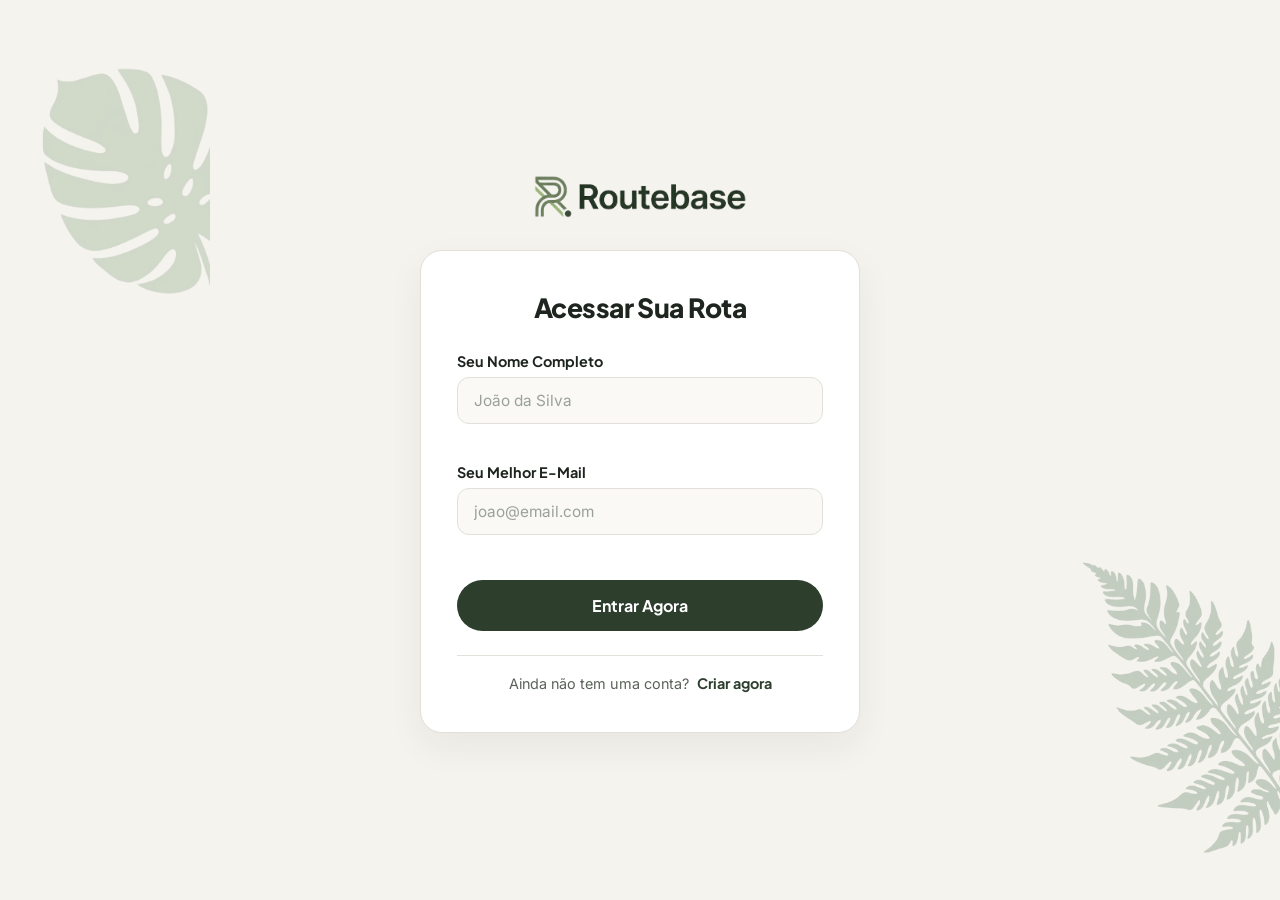
<file: pages/login.html>
<!DOCTYPE html>
<html lang="pt-BR">
<head>
  <meta charset="UTF-8">
  <meta name="viewport" content="width=device-width, initial-scale=1.0">
  <title>Entrar — Routebase</title>
  <!-- Fontes Google: Plus Jakarta Sans e Inter -->
  <link rel="preconnect" href="https://fonts.googleapis.com">
  <link rel="preconnect" href="https://fonts.gstatic.com" crossorigin>
  <link href="https://fonts.googleapis.com/css2?family=Inter:wght@400;500;600&family=Plus+Jakarta+Sans:wght@600;700;800&display=swap" rel="stylesheet">
  <!-- Importação CSS com caminho relativo exato -->
  <link rel="stylesheet" href="../estilos/login.css">
  <link rel="icon" href="../assets/icons/icone_logo.jpg" type="image/jpg">
</head>
<body>

  <!-- Ilustrações orgânicas decorativas nos cantos -->
  <img src="../assets/images/folha_ilustracao.png" alt="" aria-hidden="true" class="decor-leaf decor-top-left">
  <img src="../assets/images/samambaia_ilustracao.png" alt="" aria-hidden="true" class="decor-leaf decor-bottom-right">

  <main class="auth-wrapper">
    <!-- Cabeçalho Centralizado com Logo -->
    <header class="auth-header">
      <a href="../index.html" class="brand-link" aria-label="Voltar para a página inicial do Routebase">
        <img src="../assets/images/logo.png" alt="Logo Routebase" class="brand-logo">
        
      </a>
    </header>

    <!-- Cartão Central de Login -->
    <section class="auth-card" aria-labelledby="loginHeading">
      <h1 id="loginHeading" class="card-title">Acessar Sua Rota</h1>

      <form id="loginForm" class="auth-form" novalidate>
        <!-- Campo 1: Nome Completo -->
        <div class="form-group">
          <label for="nomeInput">Seu Nome Completo</label>
          <input
            type="text"
            id="nomeInput"
            name="nome"
            placeholder="João da Silva"
            autocomplete="name"
            required
          >
          <span class="field-error" id="nomeError" aria-live="polite"></span>
        </div>

        <!-- Campo 2: Melhor E-mail -->
        <div class="form-group">
          <label for="emailInput">Seu Melhor E-Mail</label>
          <input
            type="email"
            id="emailInput"
            name="email"
            placeholder="joao@email.com"
            autocomplete="email"
            required
          >
          <span class="field-error" id="emailError" aria-live="polite"></span>
        </div>

        <!-- Alerta de Feedback (Erro ou Sucesso) dentro do cartão -->
        <div class="alert-box" id="alertBox" role="alert" aria-live="assertive"></div>

        <!-- Botão Principal em formato pílula -->
        <button type="submit" class="btn-submit" id="submitBtn">
          Entrar Agora
        </button>
      </form>

      <!-- Rodapé do Cartão -->
      <footer class="card-footer">
        <p>
          Ainda não tem uma conta?
          <a href="cadastro.html" class="register-link">Criar agora</a>
        </p>
      </footer>
    </section>
  </main>

  <!-- Importação JS com caminho relativo exato -->
  <script src="../javascript/login.js"></script>
</body>
</html>
</file>
<file: estilos/style.css>
/* ================= VARIÁVEIS E RESET ================= */
:root {
  --bg-main: #F9F8F4;
  --bg-surface: #FFFFFF;
  --bg-subtle: #F2F0E8;
  --primary: #5C7457;
  --primary-hover: #4A5F46;
  --primary-light: #EBF0EA;
  --text-main: #1E241E;
  --text-secondary: #5A635A;
  --border-color: #E6E4DD;
  --danger: #C2413B;
  --success: #3E6B48;

  --font-heading: 'Plus Jakarta Sans', sans-serif;
  --font-body: 'Inter', sans-serif;

  --radius-sm: 8px;
  --radius-md: 14px;
  --radius-lg: 22px;
  --shadow-sm: 0 2px 10px rgba(30, 36, 30, 0.04);
  --shadow-md: 0 12px 32px rgba(30, 36, 30, 0.07);
  --shadow-lg: 0 24px 48px rgba(30, 36, 30, 0.12);
  --transition: all 0.25s ease;
}

* {
  margin: 0;
  padding: 0;
  box-sizing: border-box;
}

html {
  scroll-behavior: smooth;
}

body {
  font-family: var(--font-body);
  background-color: var(--bg-main);
  color: var(--text-main);
  line-height: 1.6;
  overflow-x: hidden;
  -webkit-font-smoothing: antialiased;
}

h1, h2, h3, h4 {
  font-family: var(--font-heading);
  color: var(--text-main);
  line-height: 1.2;
}

a {
  text-decoration: none;
  color: inherit;
}

ul {
  list-style: none;
}

img {
  max-width: 100%;
  display: block;
}

.container {
  width: 100%;
  max-width: 1180px;
  margin: 0 auto;
  padding: 0 24px;
}

/* ================= BOTÕES ================= */
.btn {
  display: inline-flex;
  align-items: center;
  justify-content: center;
  gap: 8px;
  font-family: var(--font-heading);
  font-weight: 600;
  font-size: 0.95rem;
  padding: 11px 20px;
  border-radius: var(--radius-sm);
  border: 1.5px solid transparent;
  cursor: pointer;
  transition: var(--transition);
}

.btn-lg {
  padding: 14px 26px;
  font-size: 1rem;
  border-radius: 10px;
}

.btn-block {
  width: 100%;
  padding: 13px;
}

.btn-primary {
  background-color: var(--primary);
  color: #FFFFFF;
}

.btn-primary:hover {
  background-color: var(--primary-hover);
  transform: translateY(-1px);
  box-shadow: 0 6px 18px rgba(92, 116, 87, 0.25);
}

.btn-ghost {
  background-color: transparent;
  color: var(--text-main);
}

.btn-ghost:hover {
  background-color: var(--bg-subtle);
}

.btn-outline {
  background-color: var(--bg-surface);
  border-color: var(--border-color);
  color: var(--text-main);
}

.btn-outline:hover {
  border-color: var(--primary);
  color: var(--primary);
}

.btn-white {
  background-color: #FFFFFF;
  color: var(--primary);
}

.btn-white:hover {
  background-color: var(--bg-main);
  transform: translateY(-1px);
}

.btn-outline-light {
  background-color: transparent;
  border-color: rgba(255, 255, 255, 0.45);
  color: #FFFFFF;
}

.btn-outline-light:hover {
  background-color: rgba(255, 255, 255, 0.12);
  border-color: #FFFFFF;
}

/* ================= 1. NAVBAR ================= */
.navbar {
  position: sticky;
  top: 0;
  z-index: 900;
  background-color: rgba(249, 248, 244, 0.92);
  backdrop-filter: blur(10px);
  border-bottom: 1px solid var(--border-color);
}

.navbar-container {
  height: 76px;
  display: flex;
  align-items: center;
  justify-content: space-between;
}

.brand {
  display: flex;
  align-items: center;
  gap: 10px;
}

.brand-logo {
  width: 170px;
  height: 170px;
  object-fit: contain;
}

.brand-logo-footer {
  width: 40%;
  height: 40px;
  object-fit: contain;
}

.brand-name {
  font-family: var(--font-heading);
  font-weight: 800;
  font-size: 1.3rem;
  letter-spacing: -0.02em;
  color: var(--text-main);
}

.nav-list {
  display: flex;
  align-items: center;
  gap: 28px;
}

.nav-item {
  position: relative;
}

.nav-link {
  background: none;
  border: none;
  font-family: var(--font-body);
  font-size: 0.95rem;
  font-weight: 500;
  color: var(--text-secondary);
  display: inline-flex;
  align-items: center;
  gap: 5px;
  cursor: pointer;
  padding: 8px 4px;
  transition: var(--transition);
}

.nav-link:hover,
.nav-item.active .nav-link {
  color: var(--text-main);
}

.chevron {
  transition: transform 0.2s ease;
}

.nav-item.active .chevron {
  transform: rotate(180deg);
}

/* Dropdown Menu */
.dropdown-menu {
  position: absolute;
  top: calc(100% + 12px);
  left: 0;
  width: 280px;
  background-color: var(--bg-surface);
  border: 1px solid var(--border-color);
  border-radius: var(--radius-md);
  box-shadow: var(--shadow-md);
  padding: 10px;
  opacity: 0;
  visibility: hidden;
  transform: translateY(8px);
  transition: var(--transition);
  z-index: 950;
}

.nav-item.active .dropdown-menu {
  opacity: 1;
  visibility: visible;
  transform: translateY(0);
}

.dropdown-item {
  display: flex;
  flex-direction: column;
  padding: 10px 12px;
  border-radius: var(--radius-sm);
  transition: var(--transition);
}

.dropdown-item:hover {
  background-color: var(--bg-main);
}

.dropdown-item strong {
  font-family: var(--font-heading);
  font-size: 0.9rem;
  color: var(--text-main);
  margin-bottom: 2px;
}

.dropdown-item span {
  font-size: 0.8rem;
  color: var(--text-secondary);
  line-height: 1.4;
}

.nav-actions {
  display: flex;
  align-items: center;
  gap: 10px;
}

.mobile-actions {
  display: none;
}

.hamburger {
  display: none;
  flex-direction: column;
  gap: 5px;
  background: none;
  border: none;
  cursor: pointer;
  padding: 6px;
}

.hamburger span {
  width: 24px;
  height: 2px;
  background-color: var(--text-main);
  border-radius: 2px;
  transition: var(--transition);
}

/* ================= 2. HERO SECTION ================= */
.hero {
  position: relative;
  padding: 72px 0 88px;
  overflow: hidden;
}

.decor-leaf {
  position: absolute;
  pointer-events: none;
  opacity: 0.28;
  z-index: 0;
}

.decor-top-left {
  top: -20px;
  left: -30px;
  width: 220px;
}

.decor-bottom-right {
  bottom: -30px;
  right: -20px;
  width: 260px;
}

.hero-grid {
  position: relative;
  z-index: 1;
  display: grid;
  grid-template-columns: 1.05fr 1fr;
  align-items: center;
  gap: 48px;
}

.badge-organic {
  display: inline-block;
  background-color: var(--primary-light);
  color: var(--primary);
  font-family: var(--font-heading);
  font-weight: 700;
  font-size: 0.82rem;
  padding: 6px 14px;
  border-radius: 999px;
  margin-bottom: 18px;
}

.hero-title {
  font-size: clamp(2.15rem, 3.8vw, 3.15rem);
  font-weight: 800;
  letter-spacing: -0.025em;
  margin-bottom: 18px;
}

.hero-subtitle {
  font-size: 1.1rem;
  color: var(--text-secondary);
  margin-bottom: 30px;
  max-width: 520px;
}

.hero-cta-group {
  display: flex;
  flex-wrap: wrap;
  gap: 14px;
  margin-bottom: 14px;
}

.hero-note {
  font-size: 0.85rem;
  color: var(--text-secondary);
}

/* Moldura flutuante do print */
.window-frame {
  background-color: var(--bg-surface);
  border: 1px solid var(--border-color);
  border-radius: var(--radius-lg);
  box-shadow: var(--shadow-lg);
  overflow: hidden;
}

.window-header {
  background-color: #F4F3EE;
  padding: 12px 16px;
  border-bottom: 1px solid var(--border-color);
  display: flex;
  align-items: center;
  gap: 14px;
}

.window-dots {
  display: flex;
  gap: 6px;
}

.window-dots span {
  width: 10px;
  height: 10px;
  border-radius: 50%;
  background-color: #D5D2C8;
}

.window-url {
  background-color: var(--bg-surface);
  border: 1px solid var(--border-color);
  border-radius: 6px;
  padding: 3px 12px;
  font-size: 0.78rem;
  color: var(--text-secondary);
  flex: 1;
  max-width: 240px;
}

.window-body {
  background-color: #FFFFFF;
}

.hero-screenshot {
  width: 100%;
  height: auto;
  object-fit: cover;
}

/* ================= 3. FAIXA DE DESTAQUE DE VALOR ================= */
.value-strip {
  background-color: var(--bg-surface);
  border-top: 1px solid var(--border-color);
  border-bottom: 1px solid var(--border-color);
  padding: 28px 0;
}

.value-strip-inner {
  display: flex;
  flex-direction: column;
  align-items: center;
  gap: 16px;
  text-align: center;
}

.value-phrase {
  font-family: var(--font-heading);
  font-weight: 700;
  font-size: 0.98rem;
  color: var(--text-secondary);
}

.value-badges {
  display: flex;
  flex-wrap: wrap;
  justify-content: center;
  gap: 12px;
}

.value-pill {
  display: inline-flex;
  align-items: center;
  gap: 8px;
  background-color: var(--bg-main);
  border: 1px solid var(--border-color);
  padding: 8px 16px;
  border-radius: 999px;
  font-size: 0.88rem;
  font-weight: 500;
  color: var(--text-main);
}

.pill-dot {
  width: 8px;
  height: 8px;
  border-radius: 50%;
  background-color: var(--primary);
}

/* ================= 4. PILARES / BENEFÍCIOS ================= */
.pillars-section {
  padding: 92px 0;
}

.section-header {
  text-align: center;
  max-width: 660px;
  margin: 0 auto 56px;
}

.section-tag {
  display: inline-block;
  font-family: var(--font-heading);
  font-weight: 700;
  font-size: 0.82rem;
  text-transform: uppercase;
  letter-spacing: 0.06em;
  color: var(--primary);
  margin-bottom: 10px;
}

.section-title {
  font-size: clamp(1.75rem, 3vw, 2.35rem);
  font-weight: 800;
  margin-bottom: 14px;
}

.section-subtitle {
  color: var(--text-secondary);
  font-size: 1.05rem;
}

.pillars-grid {
  display: grid;
  grid-template-columns: repeat(3, 1fr);
  gap: 28px;
}

.pillar-card {
  background-color: var(--bg-surface);
  border: 1px solid var(--border-color);
  border-radius: var(--radius-md);
  padding: 34px 28px;
  box-shadow: var(--shadow-sm);
  transition: var(--transition);
}

.pillar-card:hover {
  transform: translateY(-4px);
  box-shadow: var(--shadow-md);
  border-color: #D2CFC4;
}

.pillar-icon-wrap {
  width: 54px;
  height: 54px;
  background-color: var(--primary-light);
  border-radius: 12px;
  display: flex;
  align-items: center;
  justify-content: center;
  margin-bottom: 22px;
}

.pillar-icon {
  width: 28px;
  height: 28px;
  object-fit: contain;
}

.pillar-card h3 {
  font-size: 1.2rem;
  font-weight: 700;
  margin-bottom: 12px;
}

.pillar-card p {
  color: var(--text-secondary);
  font-size: 0.96rem;
}

/* ================= 5. COMO FUNCIONA ================= */
.steps-section {
  padding: 88px 0;
  background-color: var(--bg-subtle);
  border-top: 1px solid var(--border-color);
  border-bottom: 1px solid var(--border-color);
}

.steps-wrapper {
  display: flex;
  flex-direction: column;
  gap: 68px;
}

.step-row {
  display: grid;
  grid-template-columns: 1fr 1.1fr;
  align-items: center;
  gap: 48px;
}

.step-row-reverse .step-text {
  order: 2;
}

.step-row-reverse .step-media {
  order: 1;
}

.step-number {
  display: inline-flex;
  align-items: center;
  justify-content: center;
  width: 40px;
  height: 40px;
  border-radius: 10px;
  background-color: var(--primary);
  color: #FFFFFF;
  font-family: var(--font-heading);
  font-weight: 800;
  font-size: 0.95rem;
  margin-bottom: 16px;
}

.step-text h3 {
  font-size: 1.55rem;
  margin-bottom: 14px;
}

.step-text p {
  color: var(--text-secondary);
  margin-bottom: 18px;
  font-size: 1rem;
}

.step-checklist {
  display: flex;
  flex-direction: column;
  gap: 10px;
}

.step-checklist li {
  position: relative;
  padding-left: 24px;
  font-size: 0.94rem;
  font-weight: 500;
  color: var(--text-main);
}

.step-checklist li::before {
  content: "✓";
  position: absolute;
  left: 0;
  color: var(--primary);
  font-weight: 800;
}

.media-card {
  background-color: var(--bg-surface);
  border: 1px solid var(--border-color);
  border-radius: var(--radius-md);
  padding: 12px;
  box-shadow: var(--shadow-md);
}

.media-card img {
  border-radius: var(--radius-sm);
  width: 100%;
  object-fit: cover;
}

/* ================= 6. CTA FINAL & FOOTER ================= */
.cta-section {
  padding: 88px 0;
}

.cta-box {
  background-color: var(--primary);
  color: #FFFFFF;
  border-radius: var(--radius-lg);
  padding: 60px 36px;
  text-align: center;
  box-shadow: var(--shadow-md);
}

.cta-box h2 {
  color: #FFFFFF;
  font-size: clamp(1.7rem, 3vw, 2.3rem);
  margin-bottom: 14px;
}

.cta-box p {
  color: rgba(255, 255, 255, 0.88);
  max-width: 560px;
  margin: 0 auto 28px;
  font-size: 1.05rem;
}

.cta-buttons {
  display: flex;
  justify-content: center;
  flex-wrap: wrap;
  gap: 14px;
}

.footer {
  background-color: var(--bg-surface);
  border-top: 1px solid var(--border-color);
  padding: 64px 0 28px;
}

.footer-grid {
  display: grid;
  grid-template-columns: 2fr 1fr 1fr 1fr;
  gap: 40px;
  margin-bottom: 44px;
}

.footer-desc {
  color: var(--text-secondary);
  font-size: 0.92rem;
  margin-top: 14px;
  max-width: 320px;
}

.footer-links-group h4 {
  font-size: 0.95rem;
  margin-bottom: 14px;
}

.footer-links-group ul {
  display: flex;
  flex-direction: column;
  gap: 10px;
}

.footer-links-group a {
  color: var(--text-secondary);
  font-size: 0.9rem;
  transition: var(--transition);
}

.footer-links-group a:hover {
  color: var(--primary);
}

.footer-bottom {
  border-top: 1px solid var(--border-color);
  padding-top: 22px;
  text-align: center;
  color: var(--text-secondary);
  font-size: 0.85rem;
}

/* ================= 7. MODAIS ================= */
.modal-overlay {
  position: fixed;
  inset: 0;
  background-color: rgba(30, 36, 30, 0.55);
  backdrop-filter: blur(4px);
  display: flex;
  align-items: center;
  justify-content: center;
  padding: 20px;
  z-index: 1200;
  opacity: 0;
  visibility: hidden;
  transition: var(--transition);
}

.modal-overlay.open {
  opacity: 1;
  visibility: visible;
}

.modal-card {
  position: relative;
  background-color: var(--bg-surface);
  border: 1px solid var(--border-color);
  border-radius: var(--radius-lg);
  width: 100%;
  max-width: 440px;
  padding: 36px 32px;
  box-shadow: var(--shadow-lg);
  transform: translateY(16px);
  transition: var(--transition);
  max-height: 92vh;
  overflow-y: auto;
}

.modal-card-lg {
  max-width: 680px;
}

.modal-overlay.open .modal-card {
  transform: translateY(0);
}

.modal-close {
  position: absolute;
  top: 18px;
  right: 20px;
  background: none;
  border: none;
  font-size: 1.6rem;
  line-height: 1;
  color: var(--text-secondary);
  cursor: pointer;
}

.modal-close:hover {
  color: var(--text-main);
}

.modal-header {
  text-align: center;
  margin-bottom: 24px;
}

.modal-logo {
  width: 40px;
  height: 40px;
  margin: 0 auto 12px;
}

.modal-header h3 {
  font-size: 1.45rem;
  margin-bottom: 6px;
}

.modal-header p {
  font-size: 0.92rem;
  color: var(--text-secondary);
}

.modal-form {
  display: flex;
  flex-direction: column;
  gap: 16px;
}

.form-group {
  display: flex;
  flex-direction: column;
  gap: 6px;
}

.form-group label {
  font-size: 0.88rem;
  font-weight: 600;
  color: var(--text-main);
}

.form-group input {
  padding: 12px 14px;
  border: 1.5px solid var(--border-color);
  border-radius: var(--radius-sm);
  font-family: var(--font-body);
  font-size: 0.95rem;
  background-color: var(--bg-main);
  transition: var(--transition);
}

.form-group input:focus {
  outline: none;
  border-color: var(--primary);
  background-color: #FFFFFF;
}

.error-msg {
  color: var(--danger);
  font-size: 0.8rem;
  min-height: 14px;
}

.form-feedback {
  font-size: 0.88rem;
  padding: 10px 12px;
  border-radius: var(--radius-sm);
  display: none;
}

.form-feedback.success {
  display: block;
  background-color: var(--primary-light);
  color: var(--success);
  border: 1px solid #C5D6C1;
}

.form-feedback.error {
  display: block;
  background-color: #FDECEA;
  color: var(--danger);
  border: 1px solid #F5C2BE;
}

.modal-footer-switch {
  margin-top: 20px;
  padding-top: 16px;
  border-top: 1px solid var(--border-color);
  text-align: center;
  font-size: 0.9rem;
  color: var(--text-secondary);
}

.link-switch {
  background: none;
  border: none;
  color: var(--primary);
  font-weight: 700;
  font-family: var(--font-heading);
  cursor: pointer;
  margin-left: 4px;
}

.link-switch:hover {
  text-decoration: underline;
}

/* Modal Demonstração */
.demo-preview-box img {
  border-radius: var(--radius-md);
  border: 1px solid var(--border-color);
  margin-bottom: 18px;
}

.demo-highlights {
  display: grid;
  grid-template-columns: repeat(3, 1fr);
  gap: 12px;
  margin-bottom: 22px;
}

.demo-item {
  background-color: var(--bg-main);
  border: 1px solid var(--border-color);
  padding: 12px;
  border-radius: var(--radius-sm);
  display: flex;
  flex-direction: column;
  gap: 4px;
}

.demo-item strong {
  font-size: 0.86rem;
  color: var(--primary);
}

.demo-item span {
  font-size: 0.8rem;
  color: var(--text-secondary);
}

.demo-actions {
  text-align: center;
}

/* ================= RESPONSIVIDADE ================= */
@media (max-width: 960px) {
  .hero-grid,
  .step-row {
    grid-template-columns: 1fr;
    gap: 36px;
  }

  .step-row-reverse .step-text {
    order: 1;
  }

  .step-row-reverse .step-media {
    order: 2;
  }

  .pillars-grid {
    grid-template-columns: 1fr;
  }

  .footer-grid {
    grid-template-columns: 1fr 1fr;
  }
}

@media (max-width: 768px) {
  .nav-actions {
    display: none;
  }

  .hamburger {
    display: flex;
  }

  .nav-menu {
    position: fixed;
    top: 76px;
    left: 0;
    right: 0;
    background-color: var(--bg-surface);
    border-bottom: 1px solid var(--border-color);
    padding: 24px;
    flex-direction: column;
    gap: 20px;
    box-shadow: var(--shadow-md);
    transform: translateY(-120%);
    opacity: 0;
    visibility: hidden;
    transition: var(--transition);
  }

  .nav-menu.open {
    transform: translateY(0);
    opacity: 1;
    visibility: visible;
  }

  .nav-list {
    flex-direction: column;
    align-items: flex-start;
    gap: 14px;
  }

  .dropdown-menu {
    position: static;
    box-shadow: none;
    border: none;
    background-color: var(--bg-main);
    width: 100%;
    display: none;
    opacity: 1;
    visibility: visible;
    transform: none;
    margin-top: 8px;
  }

  .nav-item.active .dropdown-menu {
    display: block;
  }

  .mobile-actions {
    display: flex;
    flex-direction: column;
    gap: 10px;
    padding-top: 16px;
    border-top: 1px solid var(--border-color);
  }

  .demo-highlights,
  .footer-grid {
    grid-template-columns: 1fr;
  }
}
</file>
<file: estilos/ambiente.css>
/* ================= VARIÁVEIS E IDENTIDADE VISUAL ================= */
:root {
  --bg-page: #F4F3EE;
  --bg-sidebar: #EAE8E1;
  --bg-surface: #FFFFFF;
  --bg-subtle: #FAF9F6;
  --primary-dark: #2D3E2D;
  --primary-dark-hover: #212E21;
  --accent-green: #5C7457;
  --accent-green-light: #EBF0EA;
  --terracotta: #B85D28;
  --terracotta-hover: #9E4D1F;
  --terracotta-light: #FDF1EA;
  --text-main: #1E241E;
  --text-secondary: #5A635A;
  --border-subtle: #DDD9CE;
  --danger-bg: #FDECEA;
  --danger-text: #B93832;

  /* Paleta dos Cartões Kanban */
  --card-indigo-bg: #9EA6F0;
  --card-indigo-pill: #676EC2;
  --card-teal-bg: #56B5B0;
  --card-teal-pill: #2F8682;
  --card-amber-bg: #E0B83B;
  --card-amber-pill: #9D7B16;
  --card-sage-bg: #85B77E;
  --card-sage-pill: #4E7B48;
  --card-terracotta-bg: #D8844A;
  --card-terracotta-pill: #985223;
  --card-blue-bg: #749EE8;
  --card-blue-pill: #446BB3;
  --card-purple-bg: #A68EEB;
  --card-purple-pill: #6E56B5;

  --font-heading: 'Plus Jakarta Sans', sans-serif;
  --font-body: 'Inter', sans-serif;

  --shadow-sm: 0 4px 12px rgba(30, 36, 30, 0.05);
  --shadow-md: 0 12px 28px rgba(30, 36, 30, 0.09);
  --shadow-lg: 0 22px 46px rgba(30, 36, 30, 0.16);
  --transition: all 0.2s ease;
}

* {
  margin: 0;
  padding: 0;
  box-sizing: border-box;
}

body {
  font-family: var(--font-body);
  background-color: var(--bg-page);
  color: var(--text-main);
  min-height: 100vh;
  overflow-x: hidden;
  -webkit-font-smoothing: antialiased;
}

.decor-bottom-right {
  position: fixed;
  bottom: -26px;
  right: -18px;
  width: 240px;
  opacity: 0.22;
  pointer-events: none;
  z-index: 0;
  user-select: none;
}

/* ================= ESTRUTURA PRINCIPAL (SIDEBAR + WORKSPACE) ================= */
.app-shell {
  display: flex;
  min-height: 100vh;
  position: relative;
  z-index: 1;
}

/* ================= BARRA LATERAL ESQUERDA (SIDEBAR) ================= */
.sidebar {
  width: 224px;
  flex-shrink: 0;
  background-color: var(--bg-sidebar);
  border-right: 1px solid var(--border-subtle);
  display: flex;
  flex-direction: column;
  justify-content: space-between;
  padding: 22px 14px 0;
  position: sticky;
  top: 0;
  height: 100vh;
  overflow: hidden;
}

.sidebar-brand {
  display: flex;
  align-items: center;
  gap: 10px;
  padding: 4px 10px 24px;
  text-decoration: none;
  color: var(--text-main);
}

.sidebar-logo {
  width: 170px;
  height: 170px;
  object-fit: contain;
}

.sidebar-brand-text {
  font-family: var(--font-heading);
  font-weight: 800;
  font-size: 1.25rem;
  letter-spacing: -0.02em;
}

.sidebar-nav {
  display: flex;
  flex-direction: column;
  gap: 6px;
}

.nav-item {
  width: 100%;
  display: flex;
  align-items: center;
  gap: 12px;
  padding: 11px 14px;
  border-radius: 12px;
  border: none;
  background: transparent;
  color: var(--text-secondary);
  font-family: var(--font-heading);
  font-size: 0.92rem;
  font-weight: 600;
  text-decoration: none;
  cursor: pointer;
  transition: var(--transition);
  text-align: left;
}

.nav-item:hover {
  background-color: rgba(255, 255, 255, 0.55);
  color: var(--text-main);
}

.nav-item.active {
  background-color: rgba(255, 255, 255, 0.85);
  color: var(--primary-dark);
  font-weight: 800;
  box-shadow: 0 2px 8px rgba(30, 36, 30, 0.05);
}

.sidebar-leaf-decor {
  width: 190px;
  margin-left: -26px;
  margin-bottom: -14px;
  opacity: 0.42;
  pointer-events: none;
  user-select: none;
}

/* ================= ÁREA DIREITA ================= */
.workspace-main {
  flex: 1;
  min-width: 0;
  display: flex;
  flex-direction: column;
}

/* TOPBAR */
.topbar {
  height: 68px;
  padding: 0 28px;
  background-color: var(--bg-surface);
  border-bottom: 1px solid var(--border-subtle);
  display: flex;
  align-items: center;
  justify-content: space-between;
  position: sticky;
  top: 0;
  z-index: 90;
}

.topbar-left {
  display: flex;
  align-items: center;
  gap: 12px;
  min-width: 0;
}

.mobile-menu-btn {
  display: none;
  background: none;
  border: none;
  color: var(--text-main);
  cursor: pointer;
}

.env-header-title {
  font-family: var(--font-heading);
  font-size: 1.32rem;
  font-weight: 800;
  color: var(--text-main);
  white-space: nowrap;
  overflow: hidden;
  text-overflow: ellipsis;
}

.topbar-actions {
  display: flex;
  align-items: center;
  gap: 14px;
}

/* Sino e Avatar Popovers (Reaproveitados) */
.popover-wrapper {
  position: relative;
}

.icon-btn-bell {
  position: relative;
  width: 40px;
  height: 40px;
  border-radius: 50%;
  border: 1px solid var(--border-subtle);
  background-color: var(--bg-subtle);
  color: var(--text-main);
  display: inline-flex;
  align-items: center;
  justify-content: center;
  cursor: pointer;
  transition: var(--transition);
}

.icon-btn-bell:hover,
.icon-btn-bell[aria-expanded="true"] {
  background-color: var(--accent-green-light);
  border-color: var(--accent-green);
}

.bell-badge {
  position: absolute;
  top: 7px;
  right: 8px;
  width: 9px;
  height: 9px;
  border-radius: 50%;
  background-color: var(--terracotta);
  border: 2px solid var(--bg-surface);
}

.bell-badge[hidden] {
  display: none;
}

.avatar-circle {
  width: 40px;
  height: 40px;
  border-radius: 50%;
  background-color: var(--primary-dark);
  color: #FFFFFF;
  border: 2px solid var(--border-subtle);
  font-family: var(--font-heading);
  font-weight: 700;
  font-size: 0.9rem;
  display: inline-flex;
  align-items: center;
  justify-content: center;
  overflow: hidden;
  cursor: pointer;
  transition: var(--transition);
}

.avatar-circle:hover {
  border-color: var(--accent-green);
}

.avatar-img {
  width: 100%;
  height: 100%;
  object-fit: cover;
  display: block;
}

.avatar-img[hidden] {
  display: none;
}

.header-popover {
  position: absolute;
  top: calc(100% + 10px);
  right: 0;
  background-color: var(--bg-surface);
  border: 1px solid var(--border-subtle);
  border-radius: 18px;
  box-shadow: var(--shadow-md);
  opacity: 0;
  visibility: hidden;
  transform: translateY(6px);
  transition: var(--transition);
  z-index: 200;
}

.header-popover.open {
  opacity: 1;
  visibility: visible;
  transform: translateY(0);
}

.notifications-popover {
  width: 315px;
  overflow: hidden;
}

.popover-header {
  padding: 14px 16px;
  border-bottom: 1px solid var(--border-subtle);
  background-color: var(--bg-subtle);
  display: flex;
  align-items: center;
  justify-content: space-between;
}

.popover-title {
  font-family: var(--font-heading);
  font-size: 0.94rem;
  font-weight: 800;
}

.popover-badge-count {
  background-color: var(--accent-green-light);
  color: var(--primary-dark);
  font-family: var(--font-heading);
  font-size: 0.75rem;
  font-weight: 800;
  padding: 2px 9px;
  border-radius: 999px;
}

.notifications-body {
  max-height: 320px;
  overflow-y: auto;
}

.notifications-empty-state {
  padding: 32px 20px;
  display: flex;
  flex-direction: column;
  align-items: center;
  text-align: center;
  gap: 10px;
}

.empty-bell-circle {
  width: 48px;
  height: 48px;
  border-radius: 50%;
  background-color: var(--bg-subtle);
  border: 1px dashed var(--border-subtle);
  color: #9AA19A;
  display: inline-flex;
  align-items: center;
  justify-content: center;
}

.notifications-empty-text {
  font-size: 0.86rem;
  color: var(--text-secondary);
}

.notif-mini-item {
  padding: 12px 16px;
  border-bottom: 1px solid var(--border-subtle);
  font-size: 0.83rem;
}

.notif-mini-item strong {
  display: block;
  color: var(--text-main);
  margin-bottom: 2px;
}

.notif-mini-item span {
  color: var(--text-secondary);
  font-size: 0.78rem;
}

.profile-popover {
  width: 268px;
  padding: 20px 16px 14px;
}

.profile-avatar-section {
  display: flex;
  justify-content: center;
  margin-bottom: 12px;
}

.profile-avatar-wrap {
  position: relative;
  width: 66px;
  height: 66px;
}

.profile-avatar-large {
  width: 66px;
  height: 66px;
  border-radius: 50%;
  background-color: var(--primary-dark);
  color: #FFFFFF;
  border: 2px solid var(--accent-green-light);
  font-family: var(--font-heading);
  font-size: 1.3rem;
  font-weight: 800;
  display: flex;
  align-items: center;
  justify-content: center;
  overflow: hidden;
}

.btn-edit-avatar {
  position: absolute;
  bottom: -2px;
  right: -2px;
  width: 25px;
  height: 25px;
  border-radius: 50%;
  background-color: var(--terracotta);
  color: #FFFFFF;
  border: 2px solid var(--bg-surface);
  display: inline-flex;
  align-items: center;
  justify-content: center;
  cursor: pointer;
}

.user-dropdown-info {
  display: flex;
  flex-direction: column;
  align-items: center;
  text-align: center;
  gap: 3px;
}

.user-dropdown-info strong {
  font-family: var(--font-heading);
  font-size: 0.95rem;
  font-weight: 800;
}

.user-dropdown-info span {
  font-size: 0.79rem;
  color: var(--text-secondary);
}

.user-env-counter {
  margin-top: 8px;
  background-color: var(--accent-green-light);
  color: var(--primary-dark);
  font-family: var(--font-heading);
  font-size: 0.75rem;
  font-weight: 700;
  padding: 4px 12px;
  border-radius: 999px;
}

.user-dropdown-divider {
  height: 1px;
  background-color: var(--border-subtle);
  margin: 14px 0 10px;
}

.user-dropdown-logout {
  width: 100%;
  display: flex;
  align-items: center;
  justify-content: center;
  gap: 8px;
  background: none;
  border: none;
  padding: 9px;
  border-radius: 10px;
  font-family: var(--font-heading);
  font-size: 0.85rem;
  font-weight: 700;
  color: var(--danger-text);
  cursor: pointer;
}

.user-dropdown-logout:hover {
  background-color: var(--danger-bg);
}

/* ================= SUBHEADER / BARRA DE FERRAMENTAS ================= */
.board-toolbar {
  padding: 18px 28px 10px;
  display: flex;
  align-items: center;
  justify-content: space-between;
  flex-wrap: wrap;
  gap: 12px;
}

.env-deadline-pill {
  font-size: 0.84rem;
  font-weight: 600;
  color: var(--text-secondary);
  background-color: rgba(255, 255, 255, 0.75);
  border: 1px solid var(--border-subtle);
  padding: 6px 14px;
  border-radius: 999px;
}

.board-meta-left {
  display: flex;
  align-items: center;
  gap: 12px;
  flex-wrap: wrap;
}

/* Fileira de Avatares dos Membros na Toolbar */
.toolbar-members-group {
  display: inline-flex;
  align-items: center;
  padding-left: 6px;
}

.toolbar-member-avatar {
  position: relative;
  width: 34px;
  height: 34px;
  border-radius: 50%;
  background-color: var(--primary-dark);
  color: #FFFFFF;
  border: 2px solid var(--bg-page);
  margin-left: -8px;
  font-family: var(--font-heading);
  font-size: 0.76rem;
  font-weight: 800;
  display: inline-flex;
  align-items: center;
  justify-content: center;
  overflow: hidden;
  cursor: pointer;
  box-shadow: 0 2px 6px rgba(30, 36, 30, 0.12);
  transition: transform 0.18s ease, z-index 0s;
}

.toolbar-member-avatar:first-child {
  margin-left: 0;
}

.toolbar-member-avatar:hover {
  transform: translateY(-3px) scale(1.08);
  z-index: 10;
  border-color: var(--accent-green);
}

.toolbar-member-avatar.is-creator {
  background-color: var(--terracotta);
}

.toolbar-member-avatar img {
  width: 100%;
  height: 100%;
  object-fit: cover;
}

.toolbar-members-count-tag {
  margin-left: 8px;
  font-family: var(--font-heading);
  font-size: 0.78rem;
  font-weight: 700;
  color: var(--text-secondary);
}

/* Aba Lateral: Lista Completa de Membros */
.members-view-header {
  display: flex;
  align-items: center;
  justify-content: space-between;
  flex-wrap: wrap;
  gap: 12px;
  padding-bottom: 16px;
  margin-bottom: 18px;
  border-bottom: 1px solid var(--border-subtle);
}

.members-cards-list {
  display: grid;
  grid-template-columns: repeat(auto-fill, minmax(270px, 1fr));
  gap: 14px;
}

.member-directory-card {
  display: flex;
  align-items: center;
  justify-content: space-between;
  gap: 12px;
  padding: 14px 16px;
  background-color: var(--bg-subtle);
  border: 1px solid var(--border-subtle);
  border-radius: 14px;
}

.member-directory-left {
  display: flex;
  align-items: center;
  gap: 12px;
  min-width: 0;
}

.member-directory-avatar {
  width: 44px;
  height: 44px;
  flex-shrink: 0;
  border-radius: 50%;
  background-color: var(--primary-dark);
  color: #FFFFFF;
  font-family: var(--font-heading);
  font-size: 0.9rem;
  font-weight: 800;
  display: inline-flex;
  align-items: center;
  justify-content: center;
  overflow: hidden;
}

.member-directory-avatar img {
  width: 100%;
  height: 100%;
  object-fit: cover;
}

.member-directory-info {
  min-width: 0;
}

.member-directory-info strong {
  display: block;
  font-family: var(--font-heading);
  font-size: 0.94rem;
  font-weight: 800;
  color: var(--text-main);
  white-space: nowrap;
  overflow: hidden;
  text-overflow: ellipsis;
}

.member-directory-info span {
  display: block;
  font-size: 0.8rem;
  color: var(--text-secondary);
  white-space: nowrap;
  overflow: hidden;
  text-overflow: ellipsis;
}

.member-role-pill {
  flex-shrink: 0;
  font-family: var(--font-heading);
  font-size: 0.72rem;
  font-weight: 800;
  padding: 4px 10px;
  border-radius: 999px;
}

.member-role-pill.role-criador {
  background-color: var(--terracotta-light);
  color: var(--terracotta);
}

.member-role-pill.role-participante {
  background-color: var(--accent-green-light);
  color: var(--primary-dark);
}

.board-tools-right {
  display: flex;
  align-items: center;
  gap: 10px;
  margin-left: auto;
}

.progress-pill {
  display: inline-flex;
  align-items: center;
  gap: 10px;
  background-color: var(--bg-surface);
  border: 1px solid var(--border-subtle);
  padding: 7px 14px;
  border-radius: 10px;
  font-family: var(--font-heading);
  font-size: 0.84rem;
  box-shadow: var(--shadow-sm);
}

.progress-label {
  font-weight: 700;
  color: var(--text-main);
}

.progress-mini-track {
  width: 64px;
  height: 7px;
  border-radius: 999px;
  background-color: var(--border-subtle);
  overflow: hidden;
}

.progress-mini-fill {
  height: 100%;
  background-color: var(--accent-green);
  border-radius: 999px;
  transition: width 0.35s ease;
}

.progress-percent {
  color: var(--primary-dark);
  font-weight: 800;
}

.btn-create-task {
  display: inline-flex;
  align-items: center;
  gap: 7px;
  background-color: var(--primary-dark);
  color: #FFFFFF;
  border: none;
  padding: 9px 16px;
  border-radius: 10px;
  font-family: var(--font-heading);
  font-size: 0.86rem;
  font-weight: 700;
  cursor: pointer;
  box-shadow: var(--shadow-sm);
  transition: var(--transition);
}

.btn-create-task:hover {
  background-color: var(--primary-dark-hover);
  transform: translateY(-1px);
}

.btn-key-code {
  width: 38px;
  height: 38px;
  border-radius: 10px;
  background-color: var(--bg-surface);
  border: 1px solid var(--border-subtle);
  color: var(--text-main);
  display: inline-flex;
  align-items: center;
  justify-content: center;
  cursor: pointer;
  box-shadow: var(--shadow-sm);
  transition: var(--transition);
}

.btn-key-code:hover {
  border-color: var(--terracotta);
  color: var(--terracotta);
}

/* ================= QUADRO KANBAN DE 3 COLUNAS ================= */
.board-canvas {
  padding: 12px 28px 44px;
  flex: 1;
}

.board-loading {
  text-align: center;
  padding: 60px 20px;
  color: var(--text-secondary);
}

.spinner {
  width: 32px;
  height: 32px;
  border: 3px solid var(--border-subtle);
  border-top-color: var(--accent-green);
  border-radius: 50%;
  margin: 0 auto 12px;
  animation: spin 0.8s linear infinite;
}

@keyframes spin {
  to { transform: rotate(360deg); }
}

.kanban-grid {
  display: grid;
  grid-template-columns: repeat(3, minmax(280px, 1fr));
  gap: 20px;
  align-items: start;
}

.kanban-grid[hidden] {
  display: none;
}

.kanban-column {
  background-color: rgba(236, 234, 227, 0.72);
  border: 1px solid var(--border-subtle);
  border-radius: 18px;
  padding: 16px;
  min-height: 520px;
  display: flex;
  flex-direction: column;
  gap: 14px;
}

.column-header {
  display: flex;
  align-items: center;
  justify-content: space-between;
  padding: 2px 4px;
}

.column-title-group {
  display: flex;
  align-items: center;
  gap: 8px;
}

.column-title-group h2 {
  font-family: var(--font-heading);
  font-size: 1rem;
  font-weight: 800;
  color: var(--text-main);
}

.column-count {
  background-color: rgba(255, 255, 255, 0.85);
  border: 1px solid var(--border-subtle);
  color: var(--text-secondary);
  font-family: var(--font-heading);
  font-size: 0.76rem;
  font-weight: 800;
  padding: 2px 9px;
  border-radius: 999px;
}

.column-add-btn {
  width: 28px;
  height: 28px;
  border-radius: 8px;
  border: none;
  background: transparent;
  color: var(--text-secondary);
  font-size: 1.25rem;
  line-height: 1;
  cursor: pointer;
  transition: var(--transition);
}

.column-add-btn:hover {
  background-color: rgba(255, 255, 255, 0.8);
  color: var(--text-main);
}

.column-cards-list {
  display: flex;
  flex-direction: column;
  gap: 14px;
  min-height: 430px;
  border-radius: 12px;
  transition: background-color 0.2s ease;
}

.column-cards-list.drag-over {
  background-color: rgba(92, 116, 87, 0.12);
  outline: 2px dashed var(--accent-green);
}

.column-empty-placeholder {
  text-align: center;
  padding: 28px 14px;
  border: 1.5px dashed #D2CFC4;
  border-radius: 14px;
  font-size: 0.83rem;
  color: var(--text-secondary);
}

/* ================= CARTÃO DE TAREFA (COLORIDO FIEL À IMAGEM) ================= */
.task-card {
  border-radius: 16px;
  padding: 15px 16px 13px;
  color: #FFFFFF;
  box-shadow: 0 6px 16px rgba(30, 36, 30, 0.08);
  display: flex;
  flex-direction: column;
  gap: 10px;
  cursor: grab;
  transition: var(--transition);
  position: relative;
}

.task-card:hover {
  transform: translateY(-2px);
  box-shadow: 0 12px 24px rgba(30, 36, 30, 0.14);
}

.task-card.dragging {
  opacity: 0.55;
  cursor: grabbing;
}

/* Variações de Cor */
.task-color-indigo { background-color: var(--card-indigo-bg); }
.task-color-indigo .task-pill-tag { background-color: var(--card-indigo-pill); }

.task-color-teal { background-color: var(--card-teal-bg); }
.task-color-teal .task-pill-tag { background-color: var(--card-teal-pill); }

.task-color-amber { background-color: var(--card-amber-bg); }
.task-color-amber .task-pill-tag { background-color: var(--card-amber-pill); }

.task-color-sage { background-color: var(--card-sage-bg); }
.task-color-sage .task-pill-tag { background-color: var(--card-sage-pill); }

.task-color-terracotta { background-color: var(--card-terracotta-bg); }
.task-color-terracotta .task-pill-tag { background-color: var(--card-terracotta-pill); }

.task-color-blue { background-color: var(--card-blue-bg); }
.task-color-blue .task-pill-tag { background-color: var(--card-blue-pill); }

.task-color-purple { background-color: var(--card-purple-bg); }
.task-color-purple .task-pill-tag { background-color: var(--card-purple-pill); }

.task-card-top {
  display: flex;
  align-items: center;
  justify-content: space-between;
  gap: 8px;
}

.task-pill-tag {
  display: inline-block;
  font-family: var(--font-heading);
  font-size: 0.72rem;
  font-weight: 700;
  padding: 4px 11px;
  border-radius: 999px;
  color: #FFFFFF;
  letter-spacing: 0.02em;
}

.task-status-select {
  background-color: rgba(0, 0, 0, 0.18);
  color: #FFFFFF;
  border: 1px solid rgba(255, 255, 255, 0.25);
  border-radius: 8px;
  font-family: var(--font-heading);
  font-size: 0.72rem;
  font-weight: 700;
  padding: 3px 6px;
  cursor: pointer;
}

.task-status-select option {
  color: var(--text-main);
  background-color: #FFFFFF;
}

.task-top-controls {
  display: inline-flex;
  align-items: center;
  gap: 6px;
}

.btn-delete-task {
  width: 26px;
  height: 26px;
  border-radius: 7px;
  border: 1px solid rgba(255, 255, 255, 0.22);
  background-color: rgba(0, 0, 0, 0.16);
  color: rgba(255, 255, 255, 0.88);
  display: inline-flex;
  align-items: center;
  justify-content: center;
  cursor: pointer;
  transition: var(--transition);
}

.btn-delete-task:hover {
  background-color: #D9433D;
  border-color: #F8B4B1;
  color: #FFFFFF;
  transform: scale(1.06);
}

.task-card-title {
  font-family: var(--font-heading);
  font-size: 0.98rem;
  font-weight: 800;
  line-height: 1.35;
  color: #FFFFFF;
}

.task-card-desc {
  font-size: 0.8rem;
  line-height: 1.4;
  color: rgba(255, 255, 255, 0.9);
  display: -webkit-box;
  -webkit-line-clamp: 2;
  -webkit-box-orient: vertical;
  overflow: hidden;
}

.task-card-meta-row {
  display: flex;
  align-items: center;
  justify-content: space-between;
  gap: 8px;
  margin-top: 2px;
}

.task-assignee-chip {
  display: inline-flex;
  align-items: center;
  gap: 6px;
}

.task-mini-avatar {
  width: 24px;
  height: 24px;
  border-radius: 50%;
  background-color: rgba(255, 255, 255, 0.26);
  border: 1.5px solid #FFFFFF;
  font-family: var(--font-heading);
  font-size: 0.68rem;
  font-weight: 800;
  display: inline-flex;
  align-items: center;
  justify-content: center;
}

.task-assignee-name {
  font-size: 0.76rem;
  font-weight: 600;
  color: rgba(255, 255, 255, 0.95);
}

.task-deadline-tag {
  display: inline-flex;
  align-items: center;
  gap: 4px;
  font-size: 0.76rem;
  font-weight: 600;
  color: rgba(255, 255, 255, 0.95);
}

/* Rodapé do Cartão: Ações rápidas (Assumir, Indicar, Clipe de Links) */
.task-card-footer {
  padding-top: 9px;
  border-top: 1px solid rgba(255, 255, 255, 0.22);
  display: flex;
  align-items: center;
  justify-content: space-between;
  gap: 6px;
}

.task-quick-actions {
  display: flex;
  align-items: center;
  gap: 6px;
  flex-wrap: wrap;
}

.btn-card-action {
  background-color: rgba(255, 255, 255, 0.2);
  border: 1px solid rgba(255, 255, 255, 0.28);
  color: #FFFFFF;
  font-family: var(--font-heading);
  font-size: 0.72rem;
  font-weight: 700;
  padding: 4px 9px;
  border-radius: 7px;
  cursor: pointer;
  transition: var(--transition);
}

.btn-card-action:hover {
  background-color: rgba(255, 255, 255, 0.34);
}

.btn-card-link {
  display: inline-flex;
  align-items: center;
  gap: 4px;
  background-color: rgba(0, 0, 0, 0.16);
  border: none;
  color: #FFFFFF;
  font-family: var(--font-heading);
  font-size: 0.74rem;
  font-weight: 700;
  padding: 4px 8px;
  border-radius: 7px;
  cursor: pointer;
  transition: var(--transition);
}

.btn-card-link:hover {
  background-color: rgba(0, 0, 0, 0.28);
}

/* ================= MODAIS ================= */
.modal-overlay {
  position: fixed;
  inset: 0;
  background-color: rgba(30, 36, 30, 0.52);
  backdrop-filter: blur(4px);
  display: flex;
  align-items: center;
  justify-content: center;
  padding: 20px;
  z-index: 900;
  opacity: 0;
  visibility: hidden;
  transition: var(--transition);
  overflow-y: auto;
}

.modal-overlay.open {
  opacity: 1;
  visibility: visible;
}

.modal-card,
.modal-content {
  position: relative;
  width: 90%;
  max-width: 500px;
  box-sizing: border-box;
  background-color: var(--bg-surface);
  border: 1px solid var(--border-subtle);
  border-radius: 22px;
  padding: 28px 26px;
  box-shadow: var(--shadow-lg);
  max-height: 90vh;
  overflow-y: auto;
  overflow-x: hidden;
  margin: auto;
}

.modal-card.modal-sm {
  max-width: 400px;
}

.modal-close {
  position: absolute;
  top: 14px;
  right: 18px;
  background: none;
  border: none;
  font-size: 1.65rem;
  line-height: 1;
  color: var(--text-secondary);
  cursor: pointer;
}

.modal-header {
  text-align: center;
  margin-bottom: 18px;
  padding-right: 14px;
}

.modal-tag {
  display: inline-block;
  background-color: var(--accent-green-light);
  color: var(--primary-dark);
  font-family: var(--font-heading);
  font-size: 0.75rem;
  font-weight: 700;
  padding: 4px 12px;
  border-radius: 999px;
  margin-bottom: 8px;
}

.modal-tag.tag-terracotta {
  background-color: var(--terracotta-light);
  color: var(--terracotta);
}

.modal-header h3 {
  font-family: var(--font-heading);
  font-size: 1.35rem;
  font-weight: 800;
  margin-bottom: 4px;
}

.modal-header p {
  font-size: 0.86rem;
  color: var(--text-secondary);
}

.modal-form {
  display: flex;
  flex-direction: column;
  gap: 13px;
  width: 100%;
  box-sizing: border-box;
}

.form-row-2 {
  display: grid;
  grid-template-columns: repeat(2, minmax(0, 1fr));
  gap: 12px;
  width: 100%;
}

.form-group {
  display: flex;
  flex-direction: column;
  gap: 5px;
  width: 100%;
  min-width: 0;
}

.form-group label {
  font-family: var(--font-heading);
  font-size: 0.83rem;
  font-weight: 700;
  color: var(--text-main);
}

.label-opt {
  font-weight: 400;
  color: var(--text-secondary);
  font-size: 0.76rem;
}

.form-group input,
.form-group textarea,
.form-group select {
  width: 100%;
  max-width: 100%;
  min-width: 0;
  box-sizing: border-box;
  padding: 10px 12px;
  font-family: var(--font-body);
  font-size: 0.9rem;
  color: var(--text-main);
  background-color: var(--bg-subtle);
  border: 1.5px solid var(--border-subtle);
  border-radius: 11px;
}

.form-group textarea {
  resize: vertical;
}

.form-group input:focus,
.form-group textarea:focus,
.form-group select:focus {
  outline: none;
  background-color: #FFFFFF;
  border-color: var(--accent-green);
}

/* Swatches de Cor contidos dentro da largura do modal */
.color-swatches-row {
  display: flex;
  align-items: center;
  flex-wrap: wrap;
  gap: 10px;
  padding: 4px 2px;
  width: 100%;
}

.swatch-btn {
  width: 28px;
  height: 28px;
  flex-shrink: 0;
  border-radius: 50%;
  border: 2px solid transparent;
  cursor: pointer;
  transition: transform 0.15s ease;
}

.swatch-btn.selected {
  border-color: var(--text-main);
  transform: scale(1.14);
  box-shadow: 0 0 0 2px #FFFFFF inset;
}

.field-error {
  font-size: 0.77rem;
  color: var(--danger-text);
  min-height: 14px;
}

.alert-box {
  display: none;
  width: 100%;
  box-sizing: border-box;
  padding: 10px 13px;
  border-radius: 10px;
  font-size: 0.84rem;
  font-weight: 500;
  word-break: break-word;
}

.alert-box.show-error {
  display: block;
  background-color: var(--danger-bg);
  color: var(--danger-text);
}

.alert-box.show-success {
  display: block;
  background-color: var(--accent-green-light);
  color: var(--primary-dark);
}

.btn-primary-pill,
.btn-terracotta-pill,
.btn-outline-pill {
  display: block;
  width: 100%;
  max-width: 100%;
  box-sizing: border-box;
  padding: 12px 20px;
  margin-top: 4px;
  font-family: var(--font-heading);
  font-size: 0.94rem;
  font-weight: 700;
  border-radius: 999px;
  cursor: pointer;
  transition: var(--transition);
}

/* Modal Código de Convite */
.invite-code-box {
  display: flex;
  align-items: center;
  justify-content: space-between;
  background-color: var(--bg-subtle);
  border: 1.5px dashed var(--accent-green);
  border-radius: 14px;
  padding: 14px 18px;
  margin-bottom: 14px;
}

.invite-code-value {
  font-family: var(--font-heading);
  font-size: 1.5rem;
  font-weight: 800;
  letter-spacing: 0.22em;
  color: var(--primary-dark);
}

.btn-copy-code {
  background-color: var(--primary-dark);
  color: #FFFFFF;
  border: none;
  padding: 8px 14px;
  border-radius: 8px;
  font-family: var(--font-heading);
  font-size: 0.8rem;
  font-weight: 700;
  cursor: pointer;
}

/* Links da Tarefa */
.links-list-divider {
  height: 1px;
  background-color: var(--border-subtle);
  margin: 18px 0 14px;
}

.task-links-container {
  display: flex;
  flex-direction: column;
  gap: 8px;
}

.task-link-item {
  display: flex;
  align-items: center;
  justify-content: space-between;
  background-color: var(--bg-subtle);
  border: 1px solid var(--border-subtle);
  border-radius: 10px;
  padding: 10px 12px;
}

.task-link-item a {
  font-family: var(--font-heading);
  font-size: 0.86rem;
  font-weight: 700;
  color: var(--primary-dark);
  text-decoration: none;
  word-break: break-all;
}

.task-link-item a:hover {
  color: var(--terracotta);
  text-decoration: underline;
}

.links-empty-msg {
  text-align: center;
  font-size: 0.84rem;
  color: var(--text-secondary);
}

.members-quick-chips {
  display: flex;
  flex-wrap: wrap;
  gap: 6px;
}

.member-chip-btn {
  background-color: var(--bg-subtle);
  border: 1px solid var(--border-subtle);
  border-radius: 999px;
  padding: 4px 10px;
  font-size: 0.78rem;
  font-weight: 600;
  cursor: pointer;
}

.member-chip-btn:hover {
  background-color: var(--accent-green-light);
}

/* Views Secundárias (Projetos / Membros / Configurações) */
.secondary-view {
  background-color: var(--bg-surface);
  border: 1px solid var(--border-subtle);
  border-radius: 20px;
  padding: 28px;
  box-shadow: var(--shadow-sm);
}

.secondary-view h2 {
  font-family: var(--font-heading);
  font-size: 1.25rem;
  font-weight: 800;
  margin-bottom: 8px;
}

.secondary-view p {
  color: var(--text-secondary);
  font-size: 0.92rem;
  line-height: 1.5;
}

/* Toast */
.toast-notification {
  position: fixed;
  bottom: 24px;
  left: 50%;
  transform: translateX(-50%) translateY(20px);
  background-color: var(--primary-dark);
  color: #FFFFFF;
  font-family: var(--font-heading);
  font-size: 0.88rem;
  font-weight: 600;
  padding: 12px 22px;
  border-radius: 999px;
  box-shadow: var(--shadow-lg);
  opacity: 0;
  visibility: hidden;
  transition: var(--transition);
  z-index: 1100;
}

.toast-notification.show {
  opacity: 1;
  visibility: visible;
  transform: translateX(-50%) translateY(0);
}

/* ================= RESPONSIVIDADE ================= */
@media (max-width: 1024px) {
  .kanban-grid {
    grid-template-columns: 1fr;
  }

  .kanban-column {
    min-height: auto;
  }

  .column-cards-list {
    min-height: 120px;
  }
}

@media (max-width: 768px) {
  .sidebar {
    position: fixed;
    left: -240px;
    z-index: 300;
    transition: left 0.25s ease;
  }

  .sidebar.open {
    left: 0;
    box-shadow: var(--shadow-lg);
  }

  .mobile-menu-btn {
    display: inline-flex;
  }

  .topbar,
  .board-toolbar,
  .board-canvas {
    padding-left: 16px;
    padding-right: 16px;
  }

  .form-row-2 {
    grid-template-columns: 1fr;
  }
}
</file>
<file: estilos/cadastro.css>
/* ================= VARIÁVEIS E RESET ================= */
:root {
  --bg-page: #F4F3EE;
  --bg-card: #FFFFFF;
  --terracotta-btn: #B85D28;
  --terracotta-btn-hover: #9E4D1F;
  --primary-btn-hover: #212E21;
  --accent-green: #5C7457;
  --primary-dark: #2D3E2D;
  --text-main: #1E241E;
  --text-secondary: #5A635A;
  --border-subtle: #E2E0D8;
  --input-bg: #FAF9F6;
  --danger-bg: #FDECEA;
  --danger-text: #B93832;
  --danger-border: #F5C2BE;
  --success-bg: #EBF0EA;
  --success-text: #2D3E2D;

  --font-heading: 'Plus Jakarta Sans', sans-serif;
  --font-body: 'Inter', sans-serif;

  --shadow-card: 0 14px 36px rgba(30, 36, 30, 0.06);
  --transition: all 0.22s ease;
}

* {
  margin: 0;
  padding: 0;
  box-sizing: border-box;
}

body {
  font-family: var(--font-body);
  background-color: var(--bg-page);
  color: var(--text-main);
  min-height: 100vh;
  display: flex;
  align-items: center;
  justify-content: center;
  position: relative;
  overflow-x: hidden;
  padding: 24px 16px;
  -webkit-font-smoothing: antialiased;
}

/* ================= ILUSTRAÇÕES DE FOLHAS ================= */
.decor-leaf {
  position: fixed;
  pointer-events: none;
  z-index: 0;
  opacity: 0.32;
  user-select: none;
}

.decor-top-left {
  top: -15px;
  left: -20px;
  width: 230px;
}

.decor-bottom-right {
  bottom: -20px;
  right: -15px;
  width: 260px;
}

/* ================= ESTRUTURA CENTRAL ================= */
.auth-wrapper {
  position: relative;
  z-index: 1;
  width: 100%;
  max-width: 450px;
  display: flex;
  flex-direction: column;
  align-items: center;
}

/* Cabeçalho com Logo Centralizada */
.auth-header {
  margin-bottom: 24px;
  text-align: center;
}

.brand-link {
  display: inline-flex;
  align-items: center;
  gap: 10px;
  text-decoration: none;
  color: var(--text-main);
  transition: var(--transition);
}

.brand-link:hover {
  opacity: 0.85;
}

.brand-logo {
  width: 220px;
  height: auto;
  object-fit: contain;
}

.brand-name {
  font-family: var(--font-heading);
  font-weight: 800;
  font-size: 1.45rem;
  letter-spacing: -0.02em;
  color: var(--text-main);
}

/* ================= CARTÃO CENTRAL ================= */
.auth-card {
  width: 100%;
  background-color: var(--bg-card);
  border: 1px solid var(--border-subtle);
  border-radius: 22px;
  padding: 40px 36px;
  box-shadow: var(--shadow-card);
}

.card-title {
  font-family: var(--font-heading);
  font-size: 1.65rem;
  font-weight: 800;
  color: var(--text-main);
  text-align: center;
  margin-bottom: 28px;
  letter-spacing: -0.02em;
}

/* ================= FORMULÁRIO ================= */
.auth-form {
  display: flex;
  flex-direction: column;
  gap: 16px;
}

.form-group {
  display: flex;
  flex-direction: column;
  gap: 7px;
}

.form-group label {
  font-family: var(--font-heading);
  font-size: 0.9rem;
  font-weight: 700;
  color: var(--text-main);
}

.form-group input {
  width: 100%;
  padding: 13px 16px;
  font-family: var(--font-body);
  font-size: 0.96rem;
  color: var(--text-main);
  background-color: var(--input-bg);
  border: 1.5px solid var(--border-subtle);
  border-radius: 12px;
  transition: var(--transition);
}

.form-group input::placeholder {
  color: #9AA19A;
}

.form-group input:focus {
  outline: none;
  background-color: #FFFFFF;
  border-color: var(--terracotta-btn);
  box-shadow: 0 0 0 3px rgba(184, 93, 40, 0.14);
}

.form-group input.input-invalid {
  border-color: var(--danger-text);
}

/* ================= CHECKBOX TERMOS ================= */
.checkbox-group {
  display: flex;
  flex-direction: column;
  gap: 4px;
  margin-top: 2px;
}

.checkbox-label {
  display: flex;
  align-items: flex-start;
  gap: 10px;
  cursor: pointer;
  user-select: none;
  position: relative;
}

.checkbox-label input[type="checkbox"] {
  position: absolute;
  opacity: 0;
  width: 0;
  height: 0;
}

.custom-checkmark {
  flex-shrink: 0;
  width: 19px;
  height: 19px;
  margin-top: 2px;
  border-radius: 6px;
  border: 1.5px solid #C8C5BC;
  background-color: var(--input-bg);
  display: flex;
  align-items: center;
  justify-content: center;
  transition: var(--transition);
}

.checkbox-label input[type="checkbox"]:checked + .custom-checkmark {
  background-color: var(--terracotta-btn);
  border-color: var(--terracotta-btn);
}

.checkbox-label input[type="checkbox"]:checked + .custom-checkmark::after {
  content: "";
  width: 5px;
  height: 9px;
  border: solid #FFFFFF;
  border-width: 0 2px 2px 0;
  transform: rotate(45deg);
  margin-bottom: 2px;
}

.checkbox-label input[type="checkbox"]:focus-visible + .custom-checkmark {
  box-shadow: 0 0 0 3px rgba(184, 93, 40, 0.2);
}

.checkbox-text {
  font-size: 0.86rem;
  line-height: 1.45;
  color: var(--text-secondary);
}

.field-error {
  font-size: 0.8rem;
  color: var(--danger-text);
  min-height: 14px;
}

/* ================= CAIXA DE ALERTA ================= */
.alert-box {
  display: none;
  padding: 12px 14px;
  border-radius: 10px;
  font-size: 0.88rem;
  line-height: 1.5;
  font-weight: 500;
}

.alert-box.show-error {
  display: block;
  background-color: var(--danger-bg);
  color: var(--danger-text);
  border: 1px solid var(--danger-border);
}

.alert-box.show-success {
  display: block;
  background-color: var(--success-bg);
  color: var(--success-text);
  border: 1px solid #C5D6C1;
}

.alert-box a {
  color: var(--terracotta-btn);
  font-weight: 700;
  text-decoration: underline;
}

/* ================= BOTÃO PÍLULA (TERRACOTA) ================= */
.btn-submit {
  width: 100%;
  margin-top: 6px;
  padding: 15px 24px;
  background-color: var(--primary-btn-hover);
  color: #FFFFFF;
  font-family: var(--font-heading);
  font-size: 1rem;
  font-weight: 700;
  border: none;
  border-radius: 999px;
  cursor: pointer;
  transition: var(--transition);
}

.btn-submit:hover:not(:disabled) {
  background-color: var(--terracotta-btn-hover);
  transform: translateY(-1px);
  box-shadow: 0 8px 20px rgba(184, 93, 40, 0.26);
}

.btn-submit:disabled {
  opacity: 0.65;
  cursor: not-allowed;
}

/* ================= RODAPÉ DO CARTÃO ================= */
.card-footer {
  margin-top: 24px;
  padding-top: 18px;
  border-top: 1px solid var(--border-subtle);
  text-align: center;
}

.card-footer p {
  font-size: 0.9rem;
  color: var(--text-secondary);
}

.login-link {
  color: var(--primary-dark);
  font-family: var(--font-heading);
  font-weight: 700;
  text-decoration: none;
  margin-left: 4px;
  transition: var(--transition);
}

.login-link:hover {
  text-decoration: underline;
  color: var(--terracotta-btn);
}

/* ================= RESPONSIVIDADE ================= */
@media (max-width: 480px) {
  .auth-card {
    padding: 32px 22px;
    border-radius: 18px;
  }

  .card-title {
    font-size: 1.45rem;
  }

  .decor-top-left,
  .decor-bottom-right {
    width: 150px;
    opacity: 0.22;
  }
}
</file>
<file: estilos/inicio.css>
/* ================= VARIÁVEIS E RESET ================= */
:root {
  --bg-page: #F4F3EE;
  --bg-surface: #FFFFFF;
  --bg-subtle: #FAF9F6;
  --primary-dark: #2D3E2D;
  --primary-dark-hover: #212E21;
  --accent-green: #5C7457;
  --accent-green-light: #EBF0EA;
  --terracotta: #B85D28;
  --terracotta-hover: #9E4D1F;
  --terracotta-light: #FDF1EA;
  --text-main: #1E241E;
  --text-secondary: #5A635A;
  --border-subtle: #E2E0D8;
  --danger-bg: #FDECEA;
  --danger-text: #B93832;
  --danger-border: #F5C2BE;
  --amber-bg: #FEF6E6;
  --amber-text: #9A6312;

  --font-heading: 'Plus Jakarta Sans', sans-serif;
  --font-body: 'Inter', sans-serif;

  --shadow-sm: 0 4px 14px rgba(30, 36, 30, 0.04);
  --shadow-md: 0 14px 34px rgba(30, 36, 30, 0.07);
  --shadow-lg: 0 24px 48px rgba(30, 36, 30, 0.14);
  --transition: all 0.22s ease;
}

* {
  margin: 0;
  padding: 0;
  box-sizing: border-box;
}

body {
  font-family: var(--font-body);
  background-color: var(--bg-page);
  color: var(--text-main);
  min-height: 100vh;
  position: relative;
  overflow-x: hidden;
  -webkit-font-smoothing: antialiased;
}

/* ================= ILUSTRAÇÕES DE FOLHAS ================= */
.decor-leaf {
  position: fixed;
  pointer-events: none;
  z-index: 0;
  opacity: 0.26;
  user-select: none;
}

.decor-top-left {
  top: 56px;
  left: -24px;
  width: 220px;
}

.decor-bottom-right {
  bottom: -24px;
  right: -18px;
  width: 260px;
}

/* ================= BARRA SUPERIOR (NAVBAR) ================= */
.topbar {
  position: sticky;
  top: 0;
  z-index: 100;
  background-color: var(--bg-surface);
  border-bottom: 1px solid var(--border-subtle);
}

.topbar-container {
  max-width: 1160px;
  margin: 0 auto;
  height: 70px;
  padding: 0 24px;
  display: flex;
  align-items: center;
  justify-content: space-between;
}

.brand-link {
  display: inline-flex;
  align-items: center;
  gap: 10px;
  text-decoration: none;
  color: var(--text-main);
  transition: var(--transition);
}

.brand-link:hover {
  opacity: 0.85;
}

.brand-logo {
  width: 170px;
  height: 170px;
  object-fit: contain;
}

.brand-name {
  font-family: var(--font-heading);
  font-weight: 800;
  font-size: 1.35rem;
  letter-spacing: -0.02em;
  color: var(--text-main);
}

.topbar-actions {
  display: flex;
  align-items: center;
  gap: 16px;
}

/* Sino de Notificações */
.icon-btn-bell {
  position: relative;
  width: 42px;
  height: 42px;
  border-radius: 50%;
  border: 1px solid var(--border-subtle);
  background-color: var(--bg-subtle);
  color: var(--text-main);
  display: inline-flex;
  align-items: center;
  justify-content: center;
  cursor: pointer;
  transition: var(--transition);
}

.icon-btn-bell:hover {
  background-color: var(--accent-green-light);
  border-color: var(--accent-green);
  color: var(--primary-dark);
}

.bell-badge {
  position: absolute;
  top: 8px;
  right: 9px;
  width: 10px;
  height: 10px;
  border-radius: 50%;
  background-color: var(--terracotta);
  border: 2px solid var(--bg-surface);
  box-shadow: 0 0 0 2px rgba(184, 93, 40, 0.22);
}

.bell-badge[hidden] {
  display: none;
}

/* Avatar com Iniciais / Foto e Janela de Perfil */
.user-menu-wrapper {
  position: relative;
}

.avatar-circle {
  width: 42px;
  height: 42px;
  border-radius: 50%;
  background-color: var(--primary-dark);
  color: #FFFFFF;
  border: 2px solid var(--border-subtle);
  font-family: var(--font-heading);
  font-weight: 700;
  font-size: 0.92rem;
  letter-spacing: 0.03em;
  display: inline-flex;
  align-items: center;
  justify-content: center;
  overflow: hidden;
  cursor: pointer;
  transition: var(--transition);
}

.avatar-circle:hover {
  border-color: var(--accent-green);
  transform: translateY(-1px);
}

.avatar-img {
  width: 100%;
  height: 100%;
  object-fit: cover;
  display: block;
}

.avatar-img[hidden] {
  display: none;
}

.user-dropdown {
  position: absolute;
  top: calc(100% + 10px);
  right: 0;
  width: 268px;
  background-color: var(--bg-surface);
  border: 1px solid var(--border-subtle);
  border-radius: 18px;
  box-shadow: var(--shadow-md);
  padding: 20px 16px 14px;
  opacity: 0;
  visibility: hidden;
  transform: translateY(6px);
  transition: var(--transition);
  z-index: 120;
}

.user-dropdown.open {
  opacity: 1;
  visibility: visible;
  transform: translateY(0);
}

.profile-avatar-section {
  display: flex;
  justify-content: center;
  margin-bottom: 12px;
}

.profile-avatar-wrap {
  position: relative;
  width: 68px;
  height: 68px;
}

.profile-avatar-large {
  width: 68px;
  height: 68px;
  border-radius: 50%;
  background-color: var(--primary-dark);
  color: #FFFFFF;
  border: 2px solid var(--accent-green-light);
  font-family: var(--font-heading);
  font-size: 1.35rem;
  font-weight: 800;
  display: flex;
  align-items: center;
  justify-content: center;
  overflow: hidden;
}

.btn-edit-avatar {
  position: absolute;
  bottom: -2px;
  right: -2px;
  width: 26px;
  height: 26px;
  border-radius: 50%;
  background-color: var(--terracotta);
  color: #FFFFFF;
  border: 2px solid var(--bg-surface);
  display: inline-flex;
  align-items: center;
  justify-content: center;
  cursor: pointer;
  box-shadow: 0 2px 6px rgba(30, 36, 30, 0.18);
  transition: var(--transition);
}

.btn-edit-avatar:hover {
  background-color: var(--terracotta-hover);
  transform: scale(1.08);
}

.user-dropdown-info {
  display: flex;
  flex-direction: column;
  align-items: center;
  text-align: center;
  gap: 3px;
  padding: 0 6px;
}

.user-dropdown-info strong {
  font-family: var(--font-heading);
  font-size: 0.96rem;
  font-weight: 800;
  color: var(--text-main);
  word-break: break-word;
}

.user-dropdown-info span {
  font-size: 0.8rem;
  color: var(--text-secondary);
  word-break: break-all;
}

.user-env-counter {
  margin-top: 8px;
  display: inline-block;
  background-color: var(--accent-green-light);
  color: var(--primary-dark);
  font-family: var(--font-heading);
  font-size: 0.76rem;
  font-weight: 700;
  padding: 4px 12px;
  border-radius: 999px;
}

.user-dropdown-divider {
  height: 1px;
  background-color: var(--border-subtle);
  margin: 14px 0 10px;
}

.user-dropdown-logout {
  width: 100%;
  display: flex;
  align-items: center;
  justify-content: center;
  gap: 8px;
  background: none;
  border: none;
  padding: 9px 8px;
  border-radius: 10px;
  font-family: var(--font-heading);
  font-size: 0.86rem;
  font-weight: 700;
  color: var(--danger-text);
  cursor: pointer;
  transition: var(--transition);
}

.user-dropdown-logout:hover {
  background-color: var(--danger-bg);
}

/* ================= ÁREA CENTRAL ================= */
.main-content {
  position: relative;
  z-index: 1;
  padding: 44px 0 80px;
}

.container {
  max-width: 1040px;
  margin: 0 auto;
  padding: 0 24px;
}

.welcome-strip {
  text-align: center;
  margin-bottom: 34px;
}

.welcome-greeting {
  font-size: 0.95rem;
  font-weight: 500;
  color: var(--text-secondary);
  margin-bottom: 4px;
}

.welcome-greeting span {
  color: var(--primary-dark);
  font-weight: 700;
}

.welcome-title {
  font-family: var(--font-heading);
  font-size: clamp(1.6rem, 2.8vw, 2.05rem);
  font-weight: 800;
  letter-spacing: -0.02em;
  color: var(--text-main);
}

/* ================= 2 CARTÕES PRINCIPAIS LADO A LADO ================= */
.hero-actions-section {
  margin-bottom: 56px;
}

.action-cards-row {
  display: flex;
  align-items: stretch;
  justify-content: center;
  gap: 32px;
  max-width: 820px;
  margin: 0 auto;
}

.cards-vertical-divider {
  width: 1px;
  background-color: #D8D5CB;
  align-self: stretch;
  margin: 10px 0;
}

.action-card {
  flex: 1;
  min-height: 210px;
  border-radius: 22px;
  padding: 32px 28px;
  cursor: pointer;
  transition: var(--transition);
  font-family: var(--font-heading);
}

/* Cartão Esquerdo: Criar Ambiente de Trabalho */
.card-create {
  background-color: rgba(255, 255, 255, 0.45);
  border: 2px dotted #2B2B2B;
  color: var(--text-main);
  display: flex;
  flex-direction: column;
  align-items: center;
  justify-content: center;
  text-align: center;
  gap: 18px;
}

.card-create .action-card-title {
  font-size: 1.22rem;
  font-weight: 800;
  line-height: 1.3;
  max-width: 220px;
}

.action-card-icon-plus {
  width: 64px;
  height: 64px;
  border-radius: 50%;
  background-color: rgba(43, 43, 43, 0.06);
  display: inline-flex;
  align-items: center;
  justify-content: center;
  color: #2B2B2B;
  transition: var(--transition);
}

.card-create:hover {
  background-color: #FFFFFF;
  transform: translateY(-3px);
  box-shadow: var(--shadow-md);
}

.card-create:hover .action-card-icon-plus {
  background-color: var(--primary-dark);
  color: #FFFFFF;
  transform: scale(1.06);
}

/* Cartão Direito: Entrar em Ambiente por Código */
.card-join {
  background-color: var(--terracotta);
  border: 2px solid var(--terracotta);
  outline: 2px solid var(--terracotta);
  outline-offset: 4px;
  color: #FFFFFF;
  display: flex;
  flex-direction: row;
  align-items: center;
  justify-content: space-between;
  text-align: left;
  gap: 18px;
  box-shadow: 0 12px 28px rgba(184, 93, 40, 0.22);
}

.card-join .action-card-title {
  font-size: 1.25rem;
  font-weight: 800;
  line-height: 1.32;
  color: #FFFFFF;
}

.action-card-icon-code {
  flex-shrink: 0;
  width: 68px;
  height: 68px;
  border-radius: 16px;
  background-color: rgba(255, 255, 255, 0.16);
  display: inline-flex;
  align-items: center;
  justify-content: center;
  color: #FFFFFF;
  transition: var(--transition);
}

.card-join:hover {
  background-color: var(--terracotta-hover);
  border-color: var(--terracotta-hover);
  outline-color: var(--terracotta-hover);
  transform: translateY(-3px);
  box-shadow: 0 16px 34px rgba(184, 93, 40, 0.32);
}

.card-join:hover .action-card-icon-code {
  background-color: rgba(255, 255, 255, 0.24);
  transform: scale(1.05);
}

/* ================= SEÇÃO: MEUS AMBIENTES ================= */
.environments-section {
  background-color: rgba(255, 255, 255, 0.72);
  border: 1px solid var(--border-subtle);
  border-radius: 24px;
  padding: 32px;
  box-shadow: var(--shadow-sm);
}

.env-section-header {
  display: flex;
  align-items: center;
  justify-content: space-between;
  gap: 16px;
  margin-bottom: 24px;
  padding-bottom: 16px;
  border-bottom: 1px solid var(--border-subtle);
}

.env-section-title {
  font-family: var(--font-heading);
  font-size: 1.3rem;
  font-weight: 800;
  color: var(--text-main);
}

.env-section-subtitle {
  font-size: 0.88rem;
  color: var(--text-secondary);
  margin-top: 2px;
}

.env-count-pill {
  background-color: var(--accent-green-light);
  color: var(--primary-dark);
  font-family: var(--font-heading);
  font-weight: 700;
  font-size: 0.82rem;
  padding: 6px 14px;
  border-radius: 999px;
  white-space: nowrap;
}

/* Loading e Vazio */
.env-loading,
.env-empty {
  text-align: center;
  padding: 44px 20px;
  color: var(--text-secondary);
}

.spinner {
  width: 32px;
  height: 32px;
  border: 3px solid var(--border-subtle);
  border-top-color: var(--accent-green);
  border-radius: 50%;
  margin: 0 auto 12px;
  animation: spin 0.8s linear infinite;
}

@keyframes spin {
  to { transform: rotate(360deg); }
}

.env-empty-title {
  font-family: var(--font-heading);
  font-weight: 700;
  font-size: 1.05rem;
  color: var(--text-main);
  margin-bottom: 6px;
}

.env-empty-desc {
  font-size: 0.9rem;
  max-width: 440px;
  margin: 0 auto;
}

/* Grade de Salas */
.env-grid {
  display: grid;
  grid-template-columns: repeat(auto-fill, minmax(290px, 1fr));
  gap: 20px;
}

.env-card {
  background-color: var(--bg-surface);
  border: 1px solid var(--border-subtle);
  border-radius: 18px;
  padding: 22px;
  display: flex;
  flex-direction: column;
  justify-content: space-between;
  gap: 16px;
  cursor: pointer;
  transition: var(--transition);
  text-align: left;
}

.env-card:hover {
  border-color: var(--accent-green);
  transform: translateY(-3px);
  box-shadow: var(--shadow-md);
}

.env-card-top {
  display: flex;
  align-items: center;
  justify-content: space-between;
  gap: 8px;
}

.env-role-badge {
  font-family: var(--font-heading);
  font-size: 0.74rem;
  font-weight: 700;
  padding: 4px 10px;
  border-radius: 999px;
}

.role-creator {
  background-color: var(--accent-green-light);
  color: var(--primary-dark);
}

.role-member {
  background-color: var(--terracotta-light);
  color: var(--terracotta);
}

.env-code-chip {
  font-family: monospace;
  font-size: 0.8rem;
  font-weight: 700;
  letter-spacing: 0.06em;
  background-color: var(--bg-subtle);
  border: 1px solid var(--border-subtle);
  color: var(--text-secondary);
  padding: 3px 9px;
  border-radius: 6px;
}

.env-card-body h3 {
  font-family: var(--font-heading);
  font-size: 1.12rem;
  font-weight: 800;
  color: var(--text-main);
  margin-bottom: 6px;
}

.env-card-body p {
  font-size: 0.88rem;
  color: var(--text-secondary);
  line-height: 1.45;
  display: -webkit-box;
  -webkit-line-clamp: 2;
  -webkit-box-orient: vertical;
  overflow: hidden;
}

.env-card-footer {
  padding-top: 12px;
  border-top: 1px solid var(--border-subtle);
  display: flex;
  align-items: center;
  justify-content: space-between;
  font-size: 0.82rem;
  color: var(--text-secondary);
}

.env-deadline {
  display: inline-flex;
  align-items: center;
  gap: 5px;
  font-weight: 500;
}

.env-enter-cta {
  font-family: var(--font-heading);
  font-weight: 700;
  color: var(--primary-dark);
  display: inline-flex;
  align-items: center;
  gap: 4px;
}

.env-card:hover .env-enter-cta {
  color: var(--terracotta);
}

/* ================= MODAIS ================= */
.modal-overlay {
  position: fixed;
  inset: 0;
  background-color: rgba(30, 36, 30, 0.52);
  backdrop-filter: blur(4px);
  display: flex;
  align-items: center;
  justify-content: center;
  padding: 20px;
  z-index: 900;
  opacity: 0;
  visibility: hidden;
  transition: var(--transition);
}

.modal-overlay.open {
  opacity: 1;
  visibility: visible;
}

.modal-card {
  position: relative;
  width: 100%;
  max-width: 460px;
  background-color: var(--bg-surface);
  border: 1px solid var(--border-subtle);
  border-radius: 22px;
  padding: 34px 30px;
  box-shadow: var(--shadow-lg);
  transform: translateY(14px);
  transition: var(--transition);
  max-height: 92vh;
  overflow-y: auto;
}

.modal-overlay.open .modal-card {
  transform: translateY(0);
}

.modal-close {
  position: absolute;
  top: 16px;
  right: 18px;
  background: none;
  border: none;
  font-size: 1.65rem;
  line-height: 1;
  color: var(--text-secondary);
  cursor: pointer;
}

.modal-close:hover {
  color: var(--text-main);
}

.modal-header {
  text-align: center;
  margin-bottom: 24px;
}

.modal-tag {
  display: inline-block;
  background-color: var(--accent-green-light);
  color: var(--primary-dark);
  font-family: var(--font-heading);
  font-size: 0.76rem;
  font-weight: 700;
  padding: 4px 12px;
  border-radius: 999px;
  margin-bottom: 10px;
}

.modal-tag.tag-terracotta {
  background-color: var(--terracotta-light);
  color: var(--terracotta);
}

.modal-header h3 {
  font-family: var(--font-heading);
  font-size: 1.45rem;
  font-weight: 800;
  color: var(--text-main);
  margin-bottom: 6px;
}

.modal-header p {
  font-size: 0.9rem;
  color: var(--text-secondary);
}

.modal-form {
  display: flex;
  flex-direction: column;
  gap: 16px;
}

.form-group {
  display: flex;
  flex-direction: column;
  gap: 6px;
}

.form-group label {
  font-family: var(--font-heading);
  font-size: 0.88rem;
  font-weight: 700;
  color: var(--text-main);
}

.label-opt {
  font-weight: 400;
  color: var(--text-secondary);
  font-size: 0.8rem;
}

.form-group input,
.form-group textarea {
  width: 100%;
  padding: 12px 15px;
  font-family: var(--font-body);
  font-size: 0.95rem;
  color: var(--text-main);
  background-color: var(--bg-subtle);
  border: 1.5px solid var(--border-subtle);
  border-radius: 12px;
  transition: var(--transition);
}

.form-group textarea {
  resize: vertical;
}

.form-group input:focus,
.form-group textarea:focus {
  outline: none;
  background-color: #FFFFFF;
  border-color: var(--accent-green);
  box-shadow: 0 0 0 3px rgba(92, 116, 87, 0.14);
}

.code-highlight-input {
  text-align: center;
  font-family: var(--font-heading) !important;
  font-size: 1.55rem !important;
  font-weight: 800;
  letter-spacing: 0.26em;
  text-transform: uppercase;
  padding: 16px !important;
}

.code-highlight-input:focus {
  border-color: var(--terracotta) !important;
  box-shadow: 0 0 0 3px rgba(184, 93, 40, 0.15) !important;
}

.field-error {
  font-size: 0.8rem;
  color: var(--danger-text);
  min-height: 14px;
}

.alert-box {
  display: none;
  padding: 11px 14px;
  border-radius: 10px;
  font-size: 0.86rem;
  line-height: 1.45;
  font-weight: 500;
}

.alert-box.show-error {
  display: block;
  background-color: var(--danger-bg);
  color: var(--danger-text);
  border: 1px solid var(--danger-border);
}

.alert-box.show-success {
  display: block;
  background-color: var(--accent-green-light);
  color: var(--primary-dark);
  border: 1px solid #C5D6C1;
}

/* Botões Pílula */
.btn-primary-pill,
.btn-terracotta-pill,
.btn-outline-pill {
  width: 100%;
  padding: 14px 22px;
  font-family: var(--font-heading);
  font-size: 0.96rem;
  font-weight: 700;
  border-radius: 999px;
  cursor: pointer;
  transition: var(--transition);
}

.btn-primary-pill {
  background-color: var(--primary-dark);
  color: #FFFFFF;
  border: none;
}

.btn-primary-pill:hover:not(:disabled) {
  background-color: var(--primary-dark-hover);
  transform: translateY(-1px);
}

.btn-terracotta-pill {
  background-color: var(--terracotta);
  color: #FFFFFF;
  border: none;
}

.btn-terracotta-pill:hover:not(:disabled) {
  background-color: var(--terracotta-hover);
  transform: translateY(-1px);
}

.btn-outline-pill {
  background-color: var(--bg-surface);
  color: var(--text-main);
  border: 1.5px solid var(--border-subtle);
}

.btn-outline-pill:hover {
  border-color: var(--text-main);
}

button:disabled {
  opacity: 0.65;
  cursor: not-allowed;
}

/* Tela de Código Gerado */
.created-code-box {
  text-align: center;
}

.created-check-icon {
  width: 48px;
  height: 48px;
  border-radius: 50%;
  background-color: var(--accent-green-light);
  color: var(--primary-dark);
  font-size: 1.4rem;
  font-weight: 800;
  display: inline-flex;
  align-items: center;
  justify-content: center;
  margin-bottom: 12px;
}

.created-code-box h4 {
  font-family: var(--font-heading);
  font-size: 1.2rem;
  font-weight: 800;
  margin-bottom: 6px;
}

.created-code-box p {
  font-size: 0.88rem;
  color: var(--text-secondary);
  margin-bottom: 18px;
}

.invite-code-display {
  display: flex;
  align-items: center;
  justify-content: space-between;
  background-color: var(--bg-subtle);
  border: 1.5px dashed var(--accent-green);
  border-radius: 14px;
  padding: 12px 16px;
  margin-bottom: 8px;
}

.invite-code-display span {
  font-family: var(--font-heading);
  font-size: 1.45rem;
  font-weight: 800;
  letter-spacing: 0.2em;
  color: var(--primary-dark);
}

.btn-copy-code {
  background-color: var(--primary-dark);
  color: #FFFFFF;
  border: none;
  padding: 8px 14px;
  border-radius: 8px;
  font-family: var(--font-heading);
  font-size: 0.8rem;
  font-weight: 700;
  cursor: pointer;
  transition: var(--transition);
}

.btn-copy-code:hover {
  background-color: var(--accent-green);
}

.copy-feedback {
  display: block;
  min-height: 18px;
  font-size: 0.8rem;
  font-weight: 600;
  color: var(--accent-green);
  margin-bottom: 14px;
}

.created-actions {
  display: grid;
  grid-template-columns: 1fr 1fr;
  gap: 10px;
}

/* ================= DRAWER LATERAL: MEUS AVISOS ================= */
.drawer-overlay {
  position: fixed;
  inset: 0;
  background-color: rgba(30, 36, 30, 0.45);
  backdrop-filter: blur(3px);
  z-index: 950;
  display: flex;
  justify-content: flex-end;
  opacity: 0;
  visibility: hidden;
  transition: var(--transition);
}

.drawer-overlay.open {
  opacity: 1;
  visibility: visible;
}

.avisos-drawer {
  width: 100%;
  max-width: 430px;
  height: 100%;
  background-color: var(--bg-surface);
  border-left: 1px solid var(--border-subtle);
  box-shadow: var(--shadow-lg);
  display: flex;
  flex-direction: column;
  transform: translateX(100%);
  transition: transform 0.28s ease;
}

.drawer-overlay.open .avisos-drawer {
  transform: translateX(0);
}

.drawer-header {
  padding: 22px 24px;
  border-bottom: 1px solid var(--border-subtle);
  display: flex;
  align-items: flex-start;
  justify-content: space-between;
  background-color: var(--bg-subtle);
}

.drawer-header h3 {
  font-family: var(--font-heading);
  font-size: 1.25rem;
  font-weight: 800;
}

.drawer-header p {
  font-size: 0.82rem;
  color: var(--text-secondary);
  margin-top: 2px;
}

.drawer-close {
  background: none;
  border: none;
  font-size: 1.7rem;
  line-height: 1;
  color: var(--text-secondary);
  cursor: pointer;
}

.drawer-body {
  padding: 22px 24px;
  overflow-y: auto;
  flex: 1;
  display: flex;
  flex-direction: column;
  gap: 26px;
}

.avisos-group-header {
  display: flex;
  align-items: center;
  justify-content: space-between;
  margin-bottom: 12px;
}

.avisos-group-header h4 {
  font-family: var(--font-heading);
  font-size: 0.94rem;
  font-weight: 800;
  color: var(--text-main);
}

.avisos-counter {
  font-family: var(--font-heading);
  font-size: 0.76rem;
  font-weight: 800;
  padding: 3px 10px;
  border-radius: 999px;
}

.badge-amber {
  background-color: var(--amber-bg);
  color: var(--amber-text);
}

.badge-green {
  background-color: var(--accent-green-light);
  color: var(--primary-dark);
}

.badge-danger {
  background-color: var(--danger-bg);
  color: var(--danger-text);
}

.avisos-list {
  display: flex;
  flex-direction: column;
  gap: 10px;
}

.aviso-empty {
  font-size: 0.84rem;
  color: var(--text-secondary);
  background-color: var(--bg-subtle);
  border: 1px dashed var(--border-subtle);
  border-radius: 12px;
  padding: 14px;
  text-align: center;
}

.aviso-item {
  background-color: var(--bg-subtle);
  border: 1px solid var(--border-subtle);
  border-radius: 14px;
  padding: 14px;
  display: flex;
  flex-direction: column;
  gap: 8px;
}

.aviso-item.aviso-danger {
  border-left: 4px solid var(--danger-text);
}

.aviso-item.aviso-today {
  border-left: 4px solid var(--accent-green);
}

.aviso-item.aviso-invite {
  border-left: 4px solid var(--terracotta);
}

.aviso-env-tag {
  font-size: 0.74rem;
  font-weight: 700;
  text-transform: uppercase;
  letter-spacing: 0.04em;
  color: var(--text-secondary);
}

.aviso-title {
  font-family: var(--font-heading);
  font-size: 0.94rem;
  font-weight: 700;
  color: var(--text-main);
}

.aviso-meta {
  font-size: 0.8rem;
  color: var(--text-secondary);
}

.aviso-actions {
  display: flex;
  gap: 8px;
  margin-top: 4px;
}

.btn-accept-task,
.btn-reject-task {
  flex: 1;
  padding: 8px 12px;
  border-radius: 8px;
  font-family: var(--font-heading);
  font-size: 0.8rem;
  font-weight: 700;
  cursor: pointer;
  transition: var(--transition);
}

.btn-accept-task {
  background-color: var(--primary-dark);
  color: #FFFFFF;
  border: none;
}

.btn-accept-task:hover:not(:disabled) {
  background-color: var(--accent-green);
}

.btn-reject-task {
  background-color: #FFFFFF;
  color: var(--danger-text);
  border: 1px solid var(--danger-border);
}

.btn-reject-task:hover:not(:disabled) {
  background-color: var(--danger-bg);
}

/* Toast Notification */
.toast-notification {
  position: fixed;
  bottom: 24px;
  left: 50%;
  transform: translateX(-50%) translateY(20px);
  background-color: var(--primary-dark);
  color: #FFFFFF;
  font-family: var(--font-heading);
  font-size: 0.88rem;
  font-weight: 600;
  padding: 12px 22px;
  border-radius: 999px;
  box-shadow: var(--shadow-lg);
  opacity: 0;
  visibility: hidden;
  transition: var(--transition);
  z-index: 1100;
}

.toast-notification.show {
  opacity: 1;
  visibility: visible;
  transform: translateX(-50%) translateY(0);
}

/* ================= RESPONSIVIDADE ================= */
@media (max-width: 768px) {
  .action-cards-row {
    flex-direction: column;
    gap: 18px;
  }

  .cards-vertical-divider {
    width: 100%;
    height: 1px;
    margin: 4px 0;
  }

  .action-card {
    min-height: 165px;
  }

  .environments-section {
    padding: 22px 18px;
  }

  .created-actions {
    grid-template-columns: 1fr;
  }

  .decor-top-left,
  .decor-bottom-right {
    width: 150px;
    opacity: 0.18;
  }
}
</file>
<file: estilos/login.css>
/* ================= VARIÁVEIS E RESET ================= */
:root {
  --bg-page: #F4F3EE;
  --bg-card: #FFFFFF;
  --primary-btn: #2D3E2D;
  --primary-btn-hover: #212E21;
  --accent-green: #5C7457;
  --text-main: #1E241E;
  --text-secondary: #5A635A;
  --border-subtle: #E2E0D8;
  --input-bg: #FAF9F6;
  --danger-bg: #FDECEA;
  --danger-text: #B93832;
  --danger-border: #F5C2BE;
  --success-bg: #EBF0EA;
  --success-text: #2D3E2D;

  --font-heading: 'Plus Jakarta Sans', sans-serif;
  --font-body: 'Inter', sans-serif;

  --shadow-card: 0 14px 36px rgba(30, 36, 30, 0.06);
  --transition: all 0.22s ease;
}

* {
  margin: 0;
  padding: 0;
  box-sizing: border-box;
}

body {
  font-family: var(--font-body);
  background-color: var(--bg-page);
  color: var(--text-main);
  min-height: 100vh;
  display: flex;
  align-items: center;
  justify-content: center;
  position: relative;
  overflow-x: hidden;
  padding: 24px 16px;
  -webkit-font-smoothing: antialiased;
}

/* ================= ILUSTRAÇÕES DE FOLHAS ================= */
.decor-leaf {
  position: fixed;
  pointer-events: none;
  z-index: 0;
  opacity: 0.32;
  user-select: none;
}

.decor-top-left {
  top: -15px;
  left: -20px;
  width: 230px;
}

.decor-bottom-right {
  bottom: -20px;
  right: -15px;
  width: 260px;
}

/* ================= ESTRUTURA CENTRAL ================= */
.auth-wrapper {
  position: relative;
  z-index: 1;
  width: 100%;
  max-width: 440px;
  display: flex;
  flex-direction: column;
  align-items: center;
}

/* Cabeçalho com Logo Centralizada */
.auth-header {
  margin-bottom: 24px;
  text-align: center;
}

.brand-link {
  display: inline-flex;
  align-items: center;
  gap: 10px;
  text-decoration: none;
  color: var(--text-main);
  transition: var(--transition);
}

.brand-link:hover {
  opacity: 0.85;
}

.brand-logo {
  width: 220px;
  height: auto;
  object-fit: contain;
}

.brand-name {
  font-family: var(--font-heading);
  font-weight: 800;
  font-size: 1.45rem;
  letter-spacing: -0.02em;
  color: var(--text-main);
}

/* ================= CARTÃO CENTRAL ================= */
.auth-card {
  width: 100%;
  background-color: var(--bg-card);
  border: 1px solid var(--border-subtle);
  border-radius: 22px;
  padding: 40px 36px;
  box-shadow: var(--shadow-card);
}

.card-title {
  font-family: var(--font-heading);
  font-size: 1.65rem;
  font-weight: 800;
  color: var(--text-main);
  text-align: center;
  margin-bottom: 28px;
  letter-spacing: -0.02em;
}

/* ================= FORMULÁRIO ================= */
.auth-form {
  display: flex;
  flex-direction: column;
  gap: 18px;
}

.form-group {
  display: flex;
  flex-direction: column;
  gap: 7px;
}

.form-group label {
  font-family: var(--font-heading);
  font-size: 0.9rem;
  font-weight: 700;
  color: var(--text-main);
}

.form-group input {
  width: 100%;
  padding: 13px 16px;
  font-family: var(--font-body);
  font-size: 0.96rem;
  color: var(--text-main);
  background-color: var(--input-bg);
  border: 1.5px solid var(--border-subtle);
  border-radius: 12px;
  transition: var(--transition);
}

.form-group input::placeholder {
  color: #9AA19A;
}

.form-group input:focus {
  outline: none;
  background-color: #FFFFFF;
  border-color: var(--accent-green);
  box-shadow: 0 0 0 3px rgba(92, 116, 87, 0.14);
}

.form-group input.input-invalid {
  border-color: var(--danger-text);
}

.field-error {
  font-size: 0.8rem;
  color: var(--danger-text);
  min-height: 14px;
}

/* ================= CAIXA DE ALERTA ================= */
.alert-box {
  display: none;
  padding: 12px 14px;
  border-radius: 10px;
  font-size: 0.88rem;
  line-height: 1.45;
  font-weight: 500;
}

.alert-box.show-error {
  display: block;
  background-color: var(--danger-bg);
  color: var(--danger-text);
  border: 1px solid var(--danger-border);
}

.alert-box.show-success {
  display: block;
  background-color: var(--success-bg);
  color: var(--success-text);
  border: 1px solid #C5D6C1;
}

/* ================= BOTÃO PÍLULA ================= */
.btn-submit {
  width: 100%;
  margin-top: 6px;
  padding: 15px 24px;
  background-color: var(--primary-btn);
  color: #FFFFFF;
  font-family: var(--font-heading);
  font-size: 1rem;
  font-weight: 700;
  border: none;
  border-radius: 999px;
  cursor: pointer;
  transition: var(--transition);
}

.btn-submit:hover:not(:disabled) {
  background-color: var(--primary-btn-hover);
  transform: translateY(-1px);
  box-shadow: 0 8px 20px rgba(45, 62, 45, 0.22);
}

.btn-submit:disabled {
  opacity: 0.65;
  cursor: not-allowed;
}

/* ================= RODAPÉ DO CARTÃO ================= */
.card-footer {
  margin-top: 24px;
  padding-top: 18px;
  border-top: 1px solid var(--border-subtle);
  text-align: center;
}

.card-footer p {
  font-size: 0.9rem;
  color: var(--text-secondary);
}

.register-link {
  color: var(--primary-btn);
  font-family: var(--font-heading);
  font-weight: 700;
  text-decoration: none;
  margin-left: 4px;
  transition: var(--transition);
}

.register-link:hover {
  text-decoration: underline;
  color: var(--accent-green);
}

/* ================= RESPONSIVIDADE ================= */
@media (max-width: 480px) {
  .auth-card {
    padding: 32px 22px;
    border-radius: 18px;
  }

  .card-title {
    font-size: 1.45rem;
  }

  .decor-top-left,
  .decor-bottom-right {
    width: 150px;
    opacity: 0.22;
  }
}
</file>
